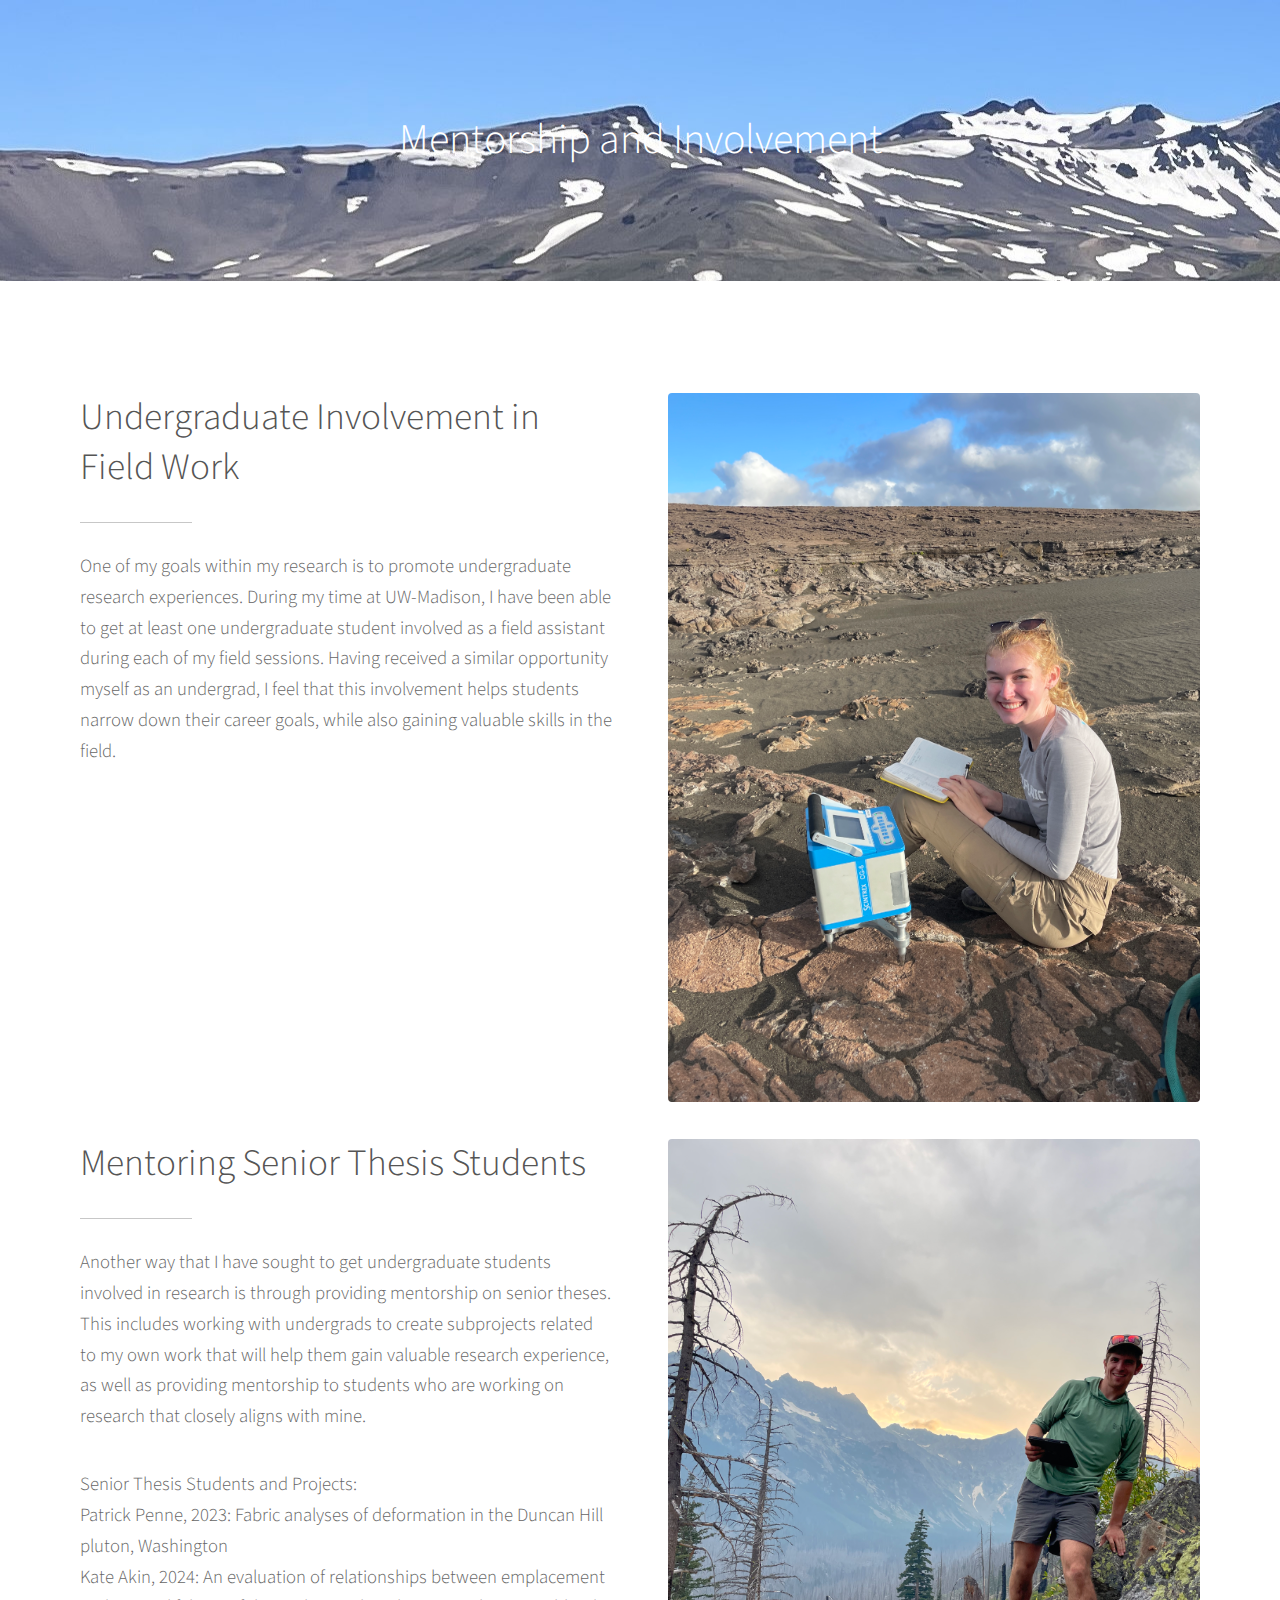
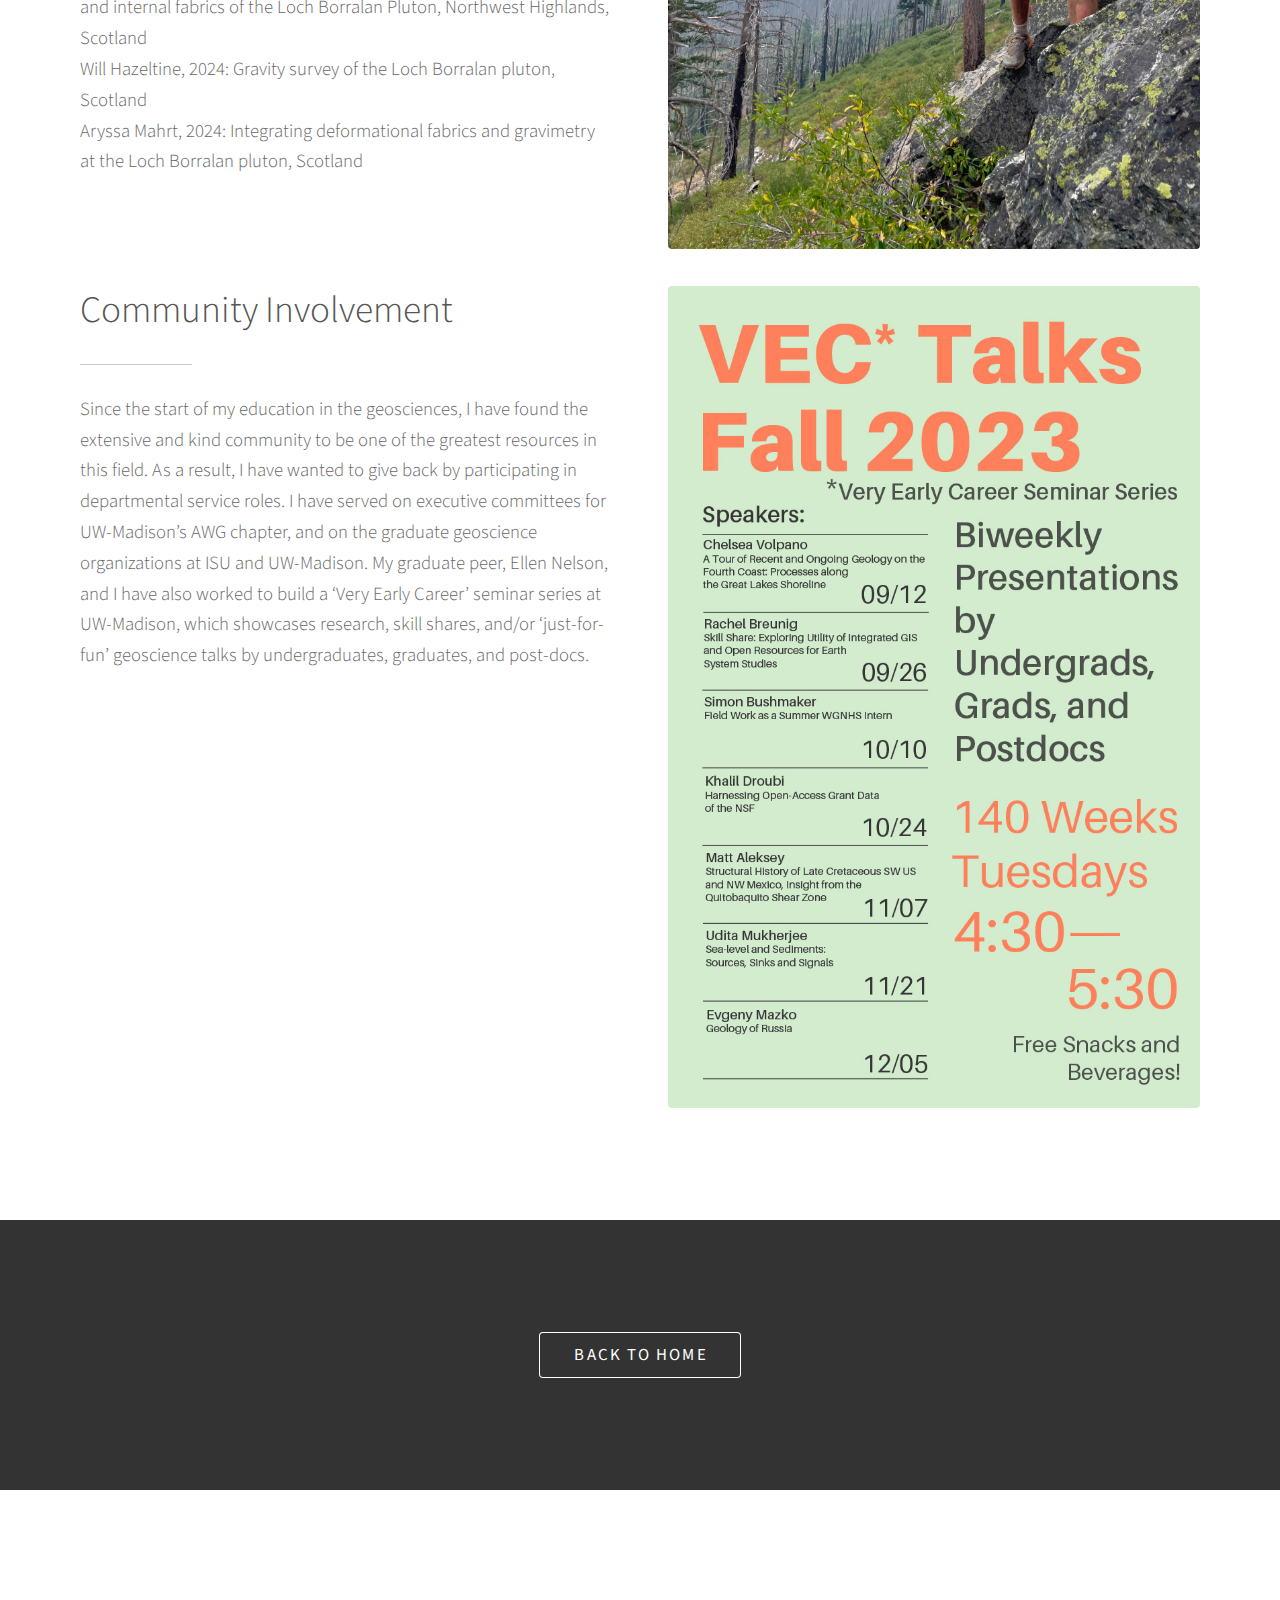
<file: mentorship.html>
<!DOCTYPE HTML>
<!--
	Photon by HTML5 UP
	html5up.net | @ajlkn
	Free for personal and commercial use under the CCA 3.0 license (html5up.net/license)
-->
<html>
	<head>
		<title>C.E. Ruggles - Mentorship</title>
		<meta charset="utf-8" />
		<meta name="viewport" content="width=device-width, initial-scale=1, user-scalable=no" />
		<link rel="stylesheet" href="assets/css/main.css" />
		<noscript><link rel="stylesheet" href="assets/css/noscript.css" /></noscript>
	</head>
	<body class="is-preload">

		<!-- Header -->
			<section id="header">
				<div class="inner">
					<h1>Mentorship and Involvement</h1>
				</div>
			</section>

		<!-- One -->
			<section id="one" class="main style1">
				<div class="container">
					<div class="row gtr-150">
						<div class="col-6 col-12-medium">
							<header class="major">
								<h2>Undergraduate Involvement in Field Work</h2>
							</header>
							<p>One of my goals within my research is to promote undergraduate research experiences. During my time at UW-Madison, I have been able to get at least one undergraduate student involved as a field assistant during each of my field sessions. Having received a similar opportunity myself as an undergrad, I feel that this involvement helps students narrow down their career goals, while also gaining valuable skills in the field.</p>
						</div>
						<div class="col-6 col-12-medium imp-medium">
							<span class="image fit"><img src="images/sophiakilauea.jpg" alt="" /></span>
						</div>
					</div>
					<div class="row gtr-150">
						<div class="col-6 col-12-medium">
							<header class="major">
								<h2>Mentoring Senior Thesis Students</h2>
							</header>
							<p>Another way that I have sought to get undergraduate students involved in research is through providing mentorship on senior theses. This includes working with undergrads to create subprojects related to my own work that will help them gain valuable research experience, as well as providing mentorship to students who are working on research that closely aligns with mine.</p>
							<p>Senior Thesis Students and Projects:<br />
							Patrick Penne, 2023: Fabric analyses of deformation in the Duncan Hill pluton, Washington<br />
							Kate Akin, 2024: An evaluation of relationships between emplacement and internal fabrics of the Loch Borralan Pluton, Northwest Highlands, Scotland<br />
							Will Hazeltine, 2024: Gravity survey of the Loch Borralan pluton, Scotland<br />
							Aryssa Mahrt, 2024: Integrating deformational fabrics and gravimetry at the Loch Borralan pluton, Scotland<br /></p>
						</div>
						<div class="col-6 col-12-medium imp-medium">
							<span class="image fit"><img src="images/patdhp.jpg" alt="" /></span>
						</div>
					</div>
					<div class="row gtr-150">
						<div class="col-6 col-12-medium">
							<header class="major">
								<h2>Community Involvement</h2>
							</header>
							<p>Since the start of my education in the geosciences, I have found the extensive and kind community to be one of the greatest resources in this field. As a result, I have wanted to give back by participating in departmental service roles. I have served on executive committees for UW-Madison’s AWG chapter, and on the graduate geoscience organizations at ISU and UW-Madison. My graduate peer, Ellen Nelson, and I have also worked to build a ‘Very Early Career’ seminar series at UW-Madison, which showcases research, skill shares, and/or ‘just-for-fun’ geoscience talks by undergraduates, graduates, and post-docs.</p>
						</div>
						<div class="col-6 col-12-medium imp-medium">
							<span class="image fit"><img src="images/VEC Flyer.jpg" alt="" /></span>
						</div>
					</div>
				</div>
			</section>

		<!-- Four -->
			<section id="four" class="main style2 special">
				<div class="container">
					<ul class="actions special">
						<li><a href="index.html" class="button wide">Back to Home</a></li>
					</ul>
				</div>
			</section>

		<!-- Five -->
		<!--
			<section id="five" class="main style1">
				<div class="container">
					<header class="major special">
						<h2>Elements</h2>
					</header>

					<section>
						<h4>Text</h4>
						<p>This is <b>bold</b> and this is <strong>strong</strong>. This is <i>italic</i> and this is <em>emphasized</em>.
						This is <sup>superscript</sup> text and this is <sub>subscript</sub> text.
						This is <u>underlined</u> and this is code: <code>for (;;) { ... }</code>. Finally, <a href="#">this is a link</a>.</p>
						<hr />
						<header>
							<h4>Heading with a Subtitle</h4>
							<p>Lorem ipsum dolor sit amet nullam id egestas urna aliquam</p>
						</header>
						<p>Nunc lacinia ante nunc ac lobortis. Interdum adipiscing gravida odio porttitor sem non mi integer non faucibus ornare mi ut ante amet placerat aliquet. Volutpat eu sed ante lacinia sapien lorem accumsan varius montes viverra nibh in adipiscing blandit tempus accumsan.</p>
						<header>
							<h5>Heading with a Subtitle</h5>
							<p>Lorem ipsum dolor sit amet nullam id egestas urna aliquam</p>
						</header>
						<p>Nunc lacinia ante nunc ac lobortis. Interdum adipiscing gravida odio porttitor sem non mi integer non faucibus ornare mi ut ante amet placerat aliquet. Volutpat eu sed ante lacinia sapien lorem accumsan varius montes viverra nibh in adipiscing blandit tempus accumsan.</p>
						<hr />
						<h2>Heading Level 2</h2>
						<h3>Heading Level 3</h3>
						<h4>Heading Level 4</h4>
						<h5>Heading Level 5</h5>
						<h6>Heading Level 6</h6>
						<hr />
						<h5>Blockquote</h5>
						<blockquote>Fringilla nisl. Donec accumsan interdum nisi, quis tincidunt felis sagittis eget tempus euismod. Vestibulum ante ipsum primis in faucibus vestibulum. Blandit adipiscing eu felis iaculis volutpat ac adipiscing accumsan faucibus. Vestibulum ante ipsum primis in faucibus lorem ipsum dolor sit amet nullam adipiscing eu felis.</blockquote>
						<h5>Preformatted</h5>
						<pre><code>i = 0;

while (!deck.isInOrder()) {
print 'Iteration ' + i;
deck.shuffle();
i++;
}

print 'It took ' + i + ' iterations to sort the deck.';</code></pre>
					</section>

					<section>
						<h4>Lists</h4>
						<div class="row">
							<div class="col-6 col-12-medium">
								<h5>Unordered</h5>
								<ul>
									<li>Dolor pulvinar etiam.</li>
									<li>Sagittis adipiscing.</li>
									<li>Felis enim feugiat.</li>
								</ul>
								<h5>Alternate</h5>
								<ul class="alt">
									<li>Dolor pulvinar etiam.</li>
									<li>Sagittis adipiscing.</li>
									<li>Felis enim feugiat.</li>
								</ul>
							</div>
							<div class="col-6 col-12-medium">
								<h5>Ordered</h5>
								<ol>
									<li>Dolor pulvinar etiam.</li>
									<li>Etiam vel felis viverra.</li>
									<li>Felis enim feugiat.</li>
									<li>Dolor pulvinar etiam.</li>
									<li>Etiam vel felis lorem.</li>
									<li>Felis enim et feugiat.</li>
								</ol>
								<h5>Icons</h5>
								<ul class="icons">
									<li><a href="#" class="icon brands fa-twitter"><span class="label">Twitter</span></a></li>
									<li><a href="#" class="icon brands fa-facebook-f"><span class="label">Facebook</span></a></li>
									<li><a href="#" class="icon brands fa-instagram"><span class="label">Instagram</span></a></li>
									<li><a href="#" class="icon brands fa-github"><span class="label">Github</span></a></li>
								</ul>
							</div>
						</div>
						<h5>Actions</h5>
						<div class="row">
							<div class="col-6 col-12-medium">
								<ul class="actions">
									<li><a href="#" class="button primary">Default</a></li>
									<li><a href="#" class="button">Default</a></li>
								</ul>
								<ul class="actions small">
									<li><a href="#" class="button primary small">Small</a></li>
									<li><a href="#" class="button small">Small</a></li>
								</ul>
								<ul class="actions stacked">
									<li><a href="#" class="button primary">Default</a></li>
									<li><a href="#" class="button">Default</a></li>
								</ul>
								<ul class="actions stacked">
									<li><a href="#" class="button primary small">Small</a></li>
									<li><a href="#" class="button small">Small</a></li>
								</ul>
							</div>
							<div class="col-6 col-12-medium">
								<ul class="actions stacked">
									<li><a href="#" class="button primary fit">Default</a></li>
									<li><a href="#" class="button fit">Default</a></li>
								</ul>
								<ul class="actions stacked">
									<li><a href="#" class="button primary small fit">Small</a></li>
									<li><a href="#" class="button small fit">Small</a></li>
								</ul>
							</div>
						</div>
					</section>

					<section>
						<h4>Table</h4>
						<h5>Default</h5>
						<div class="table-wrapper">
							<table>
								<thead>
									<tr>
										<th>Name</th>
										<th>Description</th>
										<th>Price</th>
									</tr>
								</thead>
								<tbody>
									<tr>
										<td>Item One</td>
										<td>Ante turpis integer aliquet porttitor.</td>
										<td>29.99</td>
									</tr>
									<tr>
										<td>Item Two</td>
										<td>Vis ac commodo adipiscing arcu aliquet.</td>
										<td>19.99</td>
									</tr>
									<tr>
										<td>Item Three</td>
										<td> Morbi faucibus arcu accumsan lorem.</td>
										<td>29.99</td>
									</tr>
									<tr>
										<td>Item Four</td>
										<td>Vitae integer tempus condimentum.</td>
										<td>19.99</td>
									</tr>
									<tr>
										<td>Item Five</td>
										<td>Ante turpis integer aliquet porttitor.</td>
										<td>29.99</td>
									</tr>
								</tbody>
								<tfoot>
									<tr>
										<td colspan="2"></td>
										<td>100.00</td>
									</tr>
								</tfoot>
							</table>
						</div>

						<h5>Alternate</h5>
						<div class="table-wrapper">
							<table class="alt">
								<thead>
									<tr>
										<th>Name</th>
										<th>Description</th>
										<th>Price</th>
									</tr>
								</thead>
								<tbody>
									<tr>
										<td>Item One</td>
										<td>Ante turpis integer aliquet porttitor.</td>
										<td>29.99</td>
									</tr>
									<tr>
										<td>Item Two</td>
										<td>Vis ac commodo adipiscing arcu aliquet.</td>
										<td>19.99</td>
									</tr>
									<tr>
										<td>Item Three</td>
										<td> Morbi faucibus arcu accumsan lorem.</td>
										<td>29.99</td>
									</tr>
									<tr>
										<td>Item Four</td>
										<td>Vitae integer tempus condimentum.</td>
										<td>19.99</td>
									</tr>
									<tr>
										<td>Item Five</td>
										<td>Ante turpis integer aliquet porttitor.</td>
										<td>29.99</td>
									</tr>
								</tbody>
								<tfoot>
									<tr>
										<td colspan="2"></td>
										<td>100.00</td>
									</tr>
								</tfoot>
							</table>
						</div>
					</section>

					<section>
						<h4>Buttons</h4>
						<ul class="actions">
							<li><a href="#" class="button primary">Primary</a></li>
							<li><a href="#" class="button">Default</a></li>
						</ul>
						<ul class="actions">
							<li><a href="#" class="button large">Large</a></li>
							<li><a href="#" class="button">Default</a></li>
							<li><a href="#" class="button small">Small</a></li>
						</ul>
						<ul class="actions fit">
							<li><a href="#" class="button fit">Fit</a></li>
							<li><a href="#" class="button primary fit">Fit</a></li>
							<li><a href="#" class="button fit">Fit</a></li>
						</ul>
						<ul class="actions fit small">
							<li><a href="#" class="button primary fit small">Fit + Small</a></li>
							<li><a href="#" class="button fit small">Fit + Small</a></li>
							<li><a href="#" class="button primary fit small">Fit + Small</a></li>
						</ul>
						<ul class="actions">
							<li><a href="#" class="button primary icon solid fa-download">Icon</a></li>
							<li><a href="#" class="button icon solid fa-download">Icon</a></li>
						</ul>
						<ul class="actions">
							<li><span class="button primary disabled">Disabled</span></li>
							<li><span class="button disabled">Disabled</span></li>
						</ul>
					</section>

					<section>
						<h4>Form</h4>
						<form method="post" action="#">
							<div class="row gtr-uniform gtr-50">
								<div class="col-6 col-12-xsmall">
									<input type="text" name="demo-name" id="demo-name" value="" placeholder="Name" />
								</div>
								<div class="col-6 col-12-xsmall">
									<input type="email" name="demo-email" id="demo-email" value="" placeholder="Email" />
								</div>
								<div class="col-12">
									<select name="demo-category" id="demo-category">
										<option value="">- Category -</option>
										<option value="1">Manufacturing</option>
										<option value="1">Shipping</option>
										<option value="1">Administration</option>
										<option value="1">Human Resources</option>
									</select>
								</div>
								<div class="col-4 col-12-small">
									<input type="radio" id="demo-priority-low" name="demo-priority" checked>
									<label for="demo-priority-low">Low</label>
								</div>
								<div class="col-4 col-12-small">
									<input type="radio" id="demo-priority-normal" name="demo-priority">
									<label for="demo-priority-normal">Normal</label>
								</div>
								<div class="col-4 col-12-small">
									<input type="radio" id="demo-priority-high" name="demo-priority">
									<label for="demo-priority-high">High</label>
								</div>
								<div class="col-6 col-12-small">
									<input type="checkbox" id="demo-copy" name="demo-copy">
									<label for="demo-copy">Email me a copy</label>
								</div>
								<div class="col-6 col-12-small">
									<input type="checkbox" id="demo-human" name="demo-human" checked>
									<label for="demo-human">Not a robot</label>
								</div>
								<div class="col-12">
									<textarea name="demo-message" id="demo-message" placeholder="Enter your message" rows="6"></textarea>
								</div>
								<div class="col-12">
									<ul class="actions">
										<li><input type="submit" value="Send Message" class="primary" /></li>
										<li><input type="reset" value="Reset" /></li>
									</ul>
								</div>
							</div>
						</form>
					</section>

					<section>
						<h4>Image</h4>
						<h5>Fit</h5>
						<div class="box alt">
							<div class="row gtr-uniform gtr-50">
								<div class="col-12"><span class="image fit"><img src="images/pic06.jpg" alt="" /></span></div>
								<div class="col-4"><span class="image fit"><img src="images/pic02.jpg" alt="" /></span></div>
								<div class="col-4"><span class="image fit"><img src="images/pic03.jpg" alt="" /></span></div>
								<div class="col-4"><span class="image fit"><img src="images/pic04.jpg" alt="" /></span></div>
								<div class="col-4"><span class="image fit"><img src="images/pic03.jpg" alt="" /></span></div>
								<div class="col-4"><span class="image fit"><img src="images/pic04.jpg" alt="" /></span></div>
								<div class="col-4"><span class="image fit"><img src="images/pic02.jpg" alt="" /></span></div>
								<div class="col-4"><span class="image fit"><img src="images/pic04.jpg" alt="" /></span></div>
								<div class="col-4"><span class="image fit"><img src="images/pic02.jpg" alt="" /></span></div>
								<div class="col-4"><span class="image fit"><img src="images/pic03.jpg" alt="" /></span></div>
							</div>
						</div>
						<h5>Left &amp; Right</h5>
						<p><span class="image left"><img src="images/pic05.jpg" alt="" /></span>Fringilla nisl. Donec accumsan interdum nisi, quis tincidunt felis sagittis eget. tempus euismod. Vestibulum ante ipsum primis in faucibus vestibulum. Blandit adipiscing eu felis iaculis volutpat ac adipiscing accumsan eu faucibus. Integer ac pellentesque praesent tincidunt felis sagittis eget. tempus euismod. Vestibulum ante ipsum primis in faucibus vestibulum. Blandit adipiscing eu felis iaculis volutpat ac adipiscing accumsan eu faucibus. Integer ac pellentesque praesent. Donec accumsan interdum nisi, quis tincidunt felis sagittis eget. tempus euismod. Vestibulum ante ipsum primis in faucibus vestibulum. Blandit adipiscing eu felis iaculis volutpat ac adipiscing accumsan eu faucibus. Integer ac pellentesque praesent tincidunt felis sagittis eget. tempus euismod. Vestibulum ante ipsum primis in faucibus vestibulum. Blandit adipiscing eu felis iaculis volutpat ac adipiscing accumsan eu faucibus. Integer ac pellentesque praesent. Blandit adipiscing eu felis iaculis volutpat ac adipiscing accumsan eu faucibus. Integer ac pellentesque praesent tincidunt felis sagittis eget. tempus euismod. Vestibulum ante ipsum primis in faucibus vestibulum. Blandit adipiscing eu felis iaculis volutpat ac adipiscing accumsan eu faucibus. Integer ac pellentesque praesent.</p>
						<p><span class="image right"><img src="images/pic05.jpg" alt="" /></span>Fringilla nisl. Donec accumsan interdum nisi, quis tincidunt felis sagittis eget. tempus euismod. Vestibulum ante ipsum primis in faucibus vestibulum. Blandit adipiscing eu felis iaculis volutpat ac adipiscing accumsan eu faucibus. Integer ac pellentesque praesent tincidunt felis sagittis eget. tempus euismod. Vestibulum ante ipsum primis in faucibus vestibulum. Blandit adipiscing eu felis iaculis volutpat ac adipiscing accumsan eu faucibus. Integer ac pellentesque praesent. Donec accumsan interdum nisi, quis tincidunt felis sagittis eget. tempus euismod. Vestibulum ante ipsum primis in faucibus vestibulum. Blandit adipiscing eu felis iaculis volutpat ac adipiscing accumsan eu faucibus. Integer ac pellentesque praesent tincidunt felis sagittis eget. tempus euismod. Vestibulum ante ipsum primis in faucibus vestibulum. Blandit adipiscing eu felis iaculis volutpat ac adipiscing accumsan eu faucibus. Integer ac pellentesque praesent. Blandit adipiscing eu felis iaculis volutpat ac adipiscing accumsan eu faucibus. Integer ac pellentesque praesent tincidunt felis sagittis eget. tempus euismod. Vestibulum ante ipsum primis in faucibus vestibulum. Blandit adipiscing eu felis iaculis volutpat ac adipiscing accumsan eu faucibus. Integer ac pellentesque praesent.</p>
					</section>

				</div>
			</section>
		-->

		<!-- Footer -->
			<section id="footer">
				<ul class="copyright">
					<li>&copy; 2024 by C.E. Ruggles. All opinions expressed on this page are those of the author only, and do not reflect those of any institution to which I am affiliated with.</li><li>Design: <a href="http://html5up.net">HTML5 UP</a></li>
				</ul>
			</section>

		<!-- Scripts -->
			<script src="assets/js/jquery.min.js"></script>
			<script src="assets/js/jquery.scrolly.min.js"></script>
			<script src="assets/js/browser.min.js"></script>
			<script src="assets/js/breakpoints.min.js"></script>
			<script src="assets/js/util.js"></script>
			<script src="assets/js/main.js"></script>

	</body>
</html>
</file>
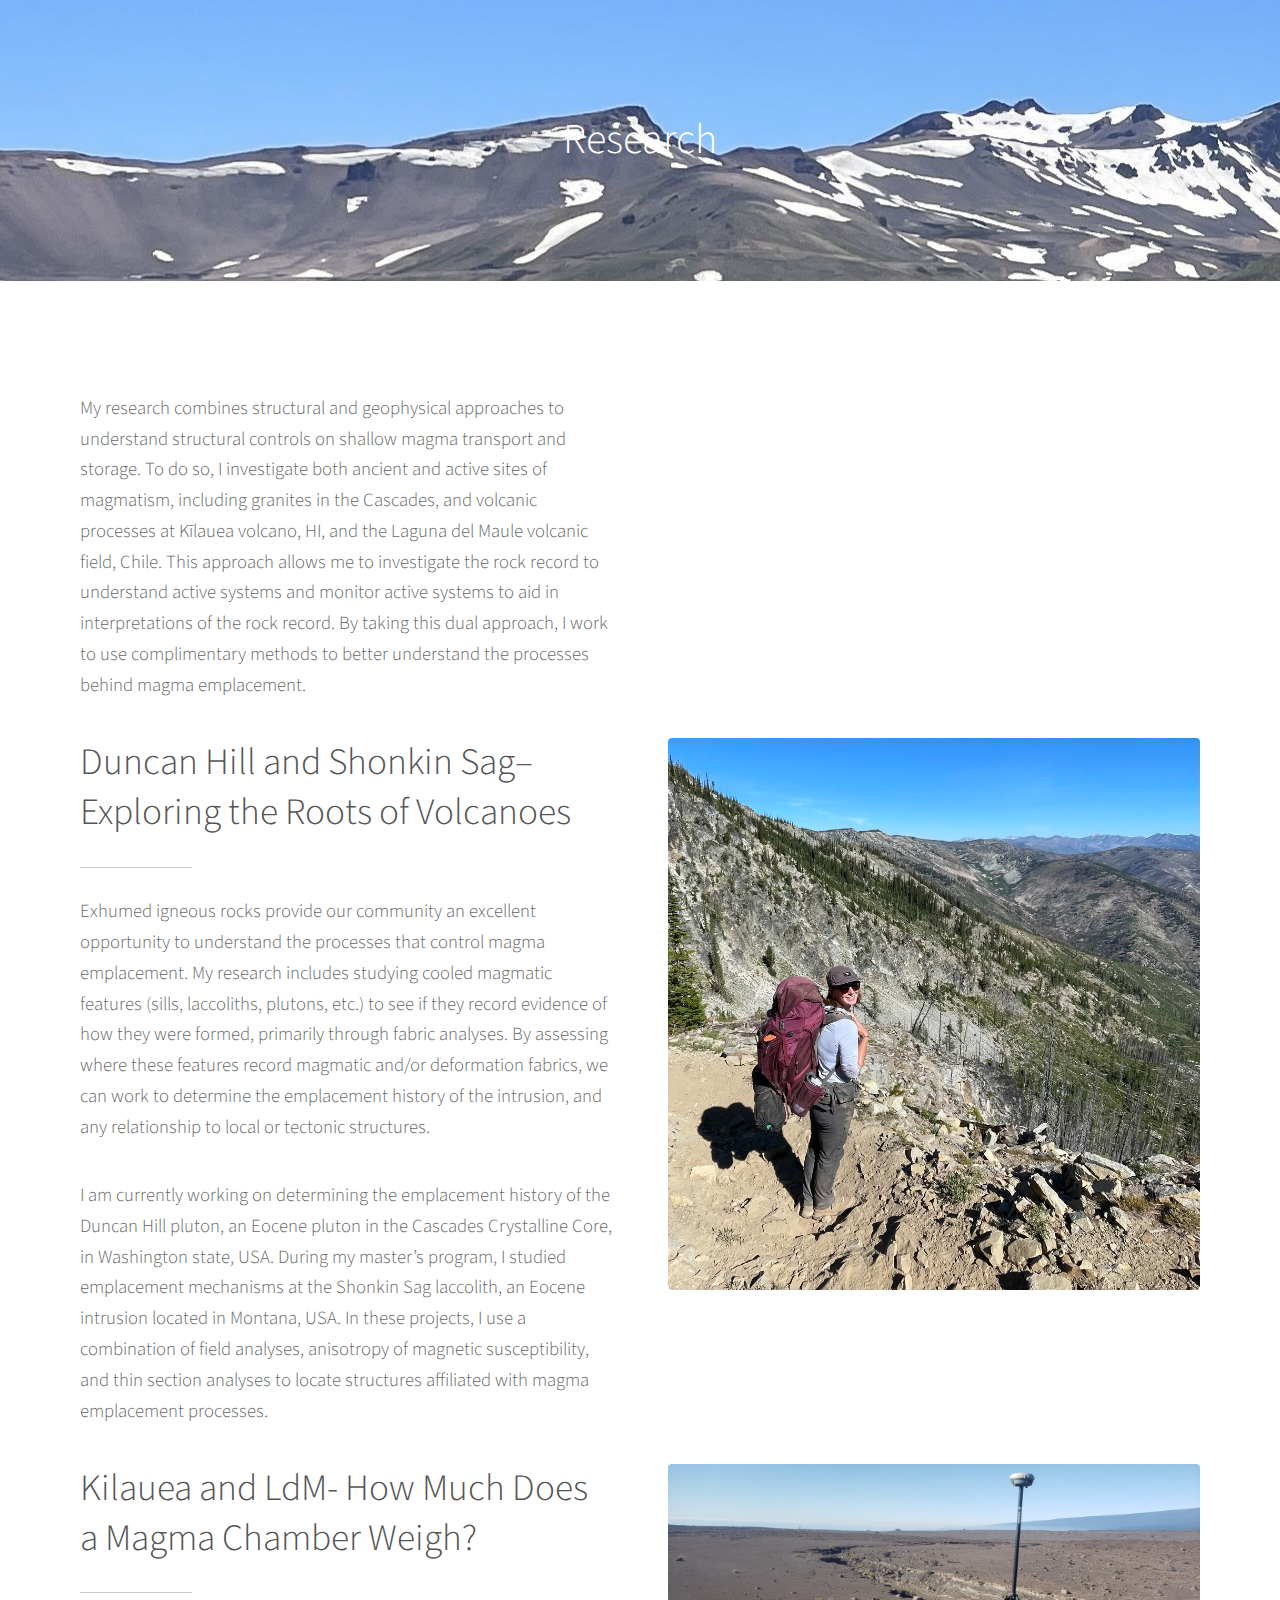
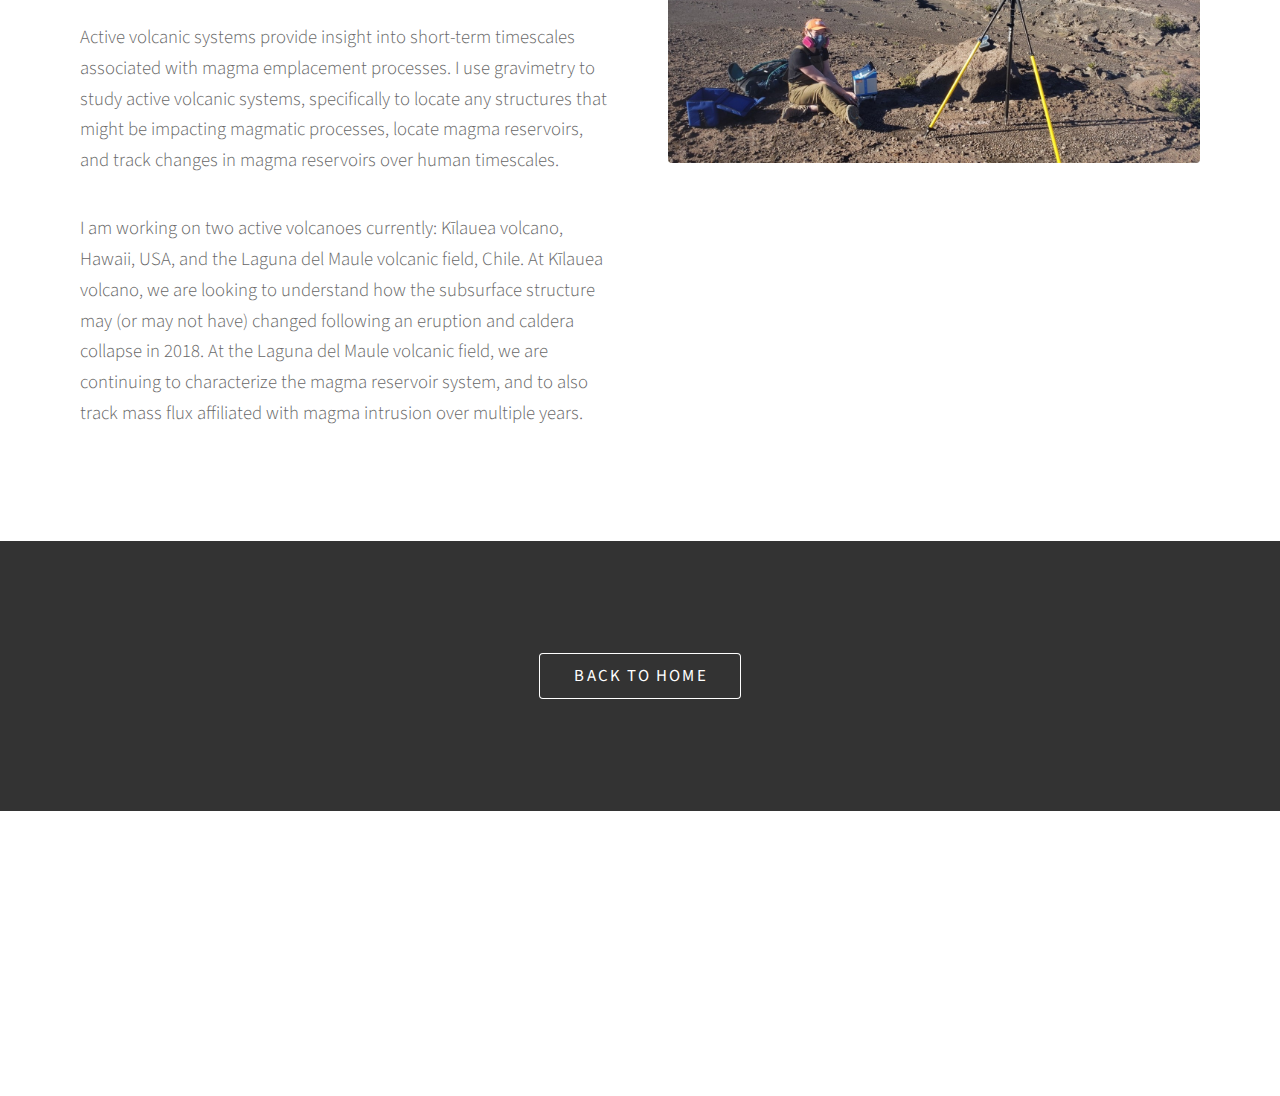
<file: research.html>
<!DOCTYPE HTML>
<!--
	Photon by HTML5 UP
	html5up.net | @ajlkn
	Free for personal and commercial use under the CCA 3.0 license (html5up.net/license)
-->
<html>
	<head>
		<title>C.E. Ruggles - Research</title>
		<meta charset="utf-8" />
		<meta name="viewport" content="width=device-width, initial-scale=1, user-scalable=no" />
		<link rel="stylesheet" href="assets/css/main.css" />
		<noscript><link rel="stylesheet" href="assets/css/noscript.css" /></noscript>
	</head>
	<body class="is-preload">

		<!-- Header -->
			<section id="header">
				<div class="inner">
					<h1>Research</h1>
				</div>
			</section>

		<!-- One -->
			<section id="one" class="main style1">
				<div class="container">
					<div class="row gtr-150">
						<div class="col-6 col-12-medium">
							<p>My research combines structural and geophysical approaches to understand structural controls on shallow magma transport and storage. To do so, I investigate both ancient and active sites of magmatism, including granites in the Cascades, and volcanic processes at Kīlauea volcano, HI, and the Laguna del Maule volcanic field, Chile. This approach allows me to investigate the rock record to understand active systems and monitor active systems to aid in interpretations of the rock record. By taking this dual approach, I work to use complimentary methods to better understand the processes behind magma emplacement.</p>
						</div>
					</div>
					
					<div class="row gtr-150">
						<div class="col-6 col-12-medium">
							<header class="major">
								<h2>Duncan Hill and Shonkin Sag– Exploring the Roots of Volcanoes</h2>
							</header>
							<p>Exhumed igneous rocks provide our community an excellent opportunity to understand the processes that control magma emplacement. My research includes studying cooled magmatic features (sills, laccoliths, plutons, etc.) to see if they record evidence of how they were formed, primarily through fabric analyses. By assessing where these features record magmatic and/or deformation fabrics, we can work to determine the emplacement history of the intrusion, and any relationship to local or tectonic structures. </p>
							<p>I am currently working on determining the emplacement history of the Duncan Hill pluton, an Eocene pluton in the Cascades Crystalline Core, in Washington state, USA. During my master’s program, I studied emplacement mechanisms at the Shonkin Sag laccolith, an Eocene intrusion located in Montana, USA. In these projects, I use a combination of field analyses, anisotropy of magnetic susceptibility, and thin section analyses to locate structures affiliated with magma emplacement processes.</p>
						</div>
						<div class="col-6 col-12-medium imp-medium">
							<span class="image fit"><img src="images/clairedhp.jpg" alt="" /></span>
						</div>
					</div>
					<div class="row gtr-150">
						<div class="col-6 col-12-medium">
							<header class="major">
								<h2>Kilauea and LdM- How Much Does a Magma Chamber Weigh?</h2>
							</header>
							<p>Active volcanic systems provide insight into short-term timescales associated with magma emplacement processes. I use gravimetry to study active volcanic systems, specifically to locate any structures that might be impacting magmatic processes, locate magma reservoirs, and track changes in magma reservoirs over human timescales. </p>
							<p>I am working on two active volcanoes currently: Kīlauea volcano, Hawaii, USA, and the Laguna del Maule volcanic field, Chile. At Kīlauea volcano, we are looking to understand how the subsurface structure may (or may not have) changed following an eruption and caldera collapse in 2018. At the Laguna del Maule volcanic field, we are continuing to characterize the magma reservoir system, and to also track mass flux affiliated with magma intrusion over multiple years.</p>
						</div>
						<div class="col-6 col-12-medium imp-medium">
							<span class="image fit"><img src="images/clairekilauea.jpg" alt="" /></span>
						</div>
					</div>
				</div>
			</section>

		<!-- Four -->
			<section id="four" class="main style2 special">
				<div class="container">
					<ul class="actions special">
						<li><a href="index.html" class="button wide">Back to Home</a></li>
					</ul>
				</div>
			</section>

		<!-- Five -->
		<!--
			<section id="five" class="main style1">
				<div class="container">
					<header class="major special">
						<h2>Elements</h2>
					</header>

					<section>
						<h4>Text</h4>
						<p>This is <b>bold</b> and this is <strong>strong</strong>. This is <i>italic</i> and this is <em>emphasized</em>.
						This is <sup>superscript</sup> text and this is <sub>subscript</sub> text.
						This is <u>underlined</u> and this is code: <code>for (;;) { ... }</code>. Finally, <a href="#">this is a link</a>.</p>
						<hr />
						<header>
							<h4>Heading with a Subtitle</h4>
							<p>Lorem ipsum dolor sit amet nullam id egestas urna aliquam</p>
						</header>
						<p>Nunc lacinia ante nunc ac lobortis. Interdum adipiscing gravida odio porttitor sem non mi integer non faucibus ornare mi ut ante amet placerat aliquet. Volutpat eu sed ante lacinia sapien lorem accumsan varius montes viverra nibh in adipiscing blandit tempus accumsan.</p>
						<header>
							<h5>Heading with a Subtitle</h5>
							<p>Lorem ipsum dolor sit amet nullam id egestas urna aliquam</p>
						</header>
						<p>Nunc lacinia ante nunc ac lobortis. Interdum adipiscing gravida odio porttitor sem non mi integer non faucibus ornare mi ut ante amet placerat aliquet. Volutpat eu sed ante lacinia sapien lorem accumsan varius montes viverra nibh in adipiscing blandit tempus accumsan.</p>
						<hr />
						<h2>Heading Level 2</h2>
						<h3>Heading Level 3</h3>
						<h4>Heading Level 4</h4>
						<h5>Heading Level 5</h5>
						<h6>Heading Level 6</h6>
						<hr />
						<h5>Blockquote</h5>
						<blockquote>Fringilla nisl. Donec accumsan interdum nisi, quis tincidunt felis sagittis eget tempus euismod. Vestibulum ante ipsum primis in faucibus vestibulum. Blandit adipiscing eu felis iaculis volutpat ac adipiscing accumsan faucibus. Vestibulum ante ipsum primis in faucibus lorem ipsum dolor sit amet nullam adipiscing eu felis.</blockquote>
						<h5>Preformatted</h5>
						<pre><code>i = 0;

while (!deck.isInOrder()) {
print 'Iteration ' + i;
deck.shuffle();
i++;
}

print 'It took ' + i + ' iterations to sort the deck.';</code></pre>
					</section>

					<section>
						<h4>Lists</h4>
						<div class="row">
							<div class="col-6 col-12-medium">
								<h5>Unordered</h5>
								<ul>
									<li>Dolor pulvinar etiam.</li>
									<li>Sagittis adipiscing.</li>
									<li>Felis enim feugiat.</li>
								</ul>
								<h5>Alternate</h5>
								<ul class="alt">
									<li>Dolor pulvinar etiam.</li>
									<li>Sagittis adipiscing.</li>
									<li>Felis enim feugiat.</li>
								</ul>
							</div>
							<div class="col-6 col-12-medium">
								<h5>Ordered</h5>
								<ol>
									<li>Dolor pulvinar etiam.</li>
									<li>Etiam vel felis viverra.</li>
									<li>Felis enim feugiat.</li>
									<li>Dolor pulvinar etiam.</li>
									<li>Etiam vel felis lorem.</li>
									<li>Felis enim et feugiat.</li>
								</ol>
								<h5>Icons</h5>
								<ul class="icons">
									<li><a href="#" class="icon brands fa-twitter"><span class="label">Twitter</span></a></li>
									<li><a href="#" class="icon brands fa-facebook-f"><span class="label">Facebook</span></a></li>
									<li><a href="#" class="icon brands fa-instagram"><span class="label">Instagram</span></a></li>
									<li><a href="#" class="icon brands fa-github"><span class="label">Github</span></a></li>
								</ul>
							</div>
						</div>
						<h5>Actions</h5>
						<div class="row">
							<div class="col-6 col-12-medium">
								<ul class="actions">
									<li><a href="#" class="button primary">Default</a></li>
									<li><a href="#" class="button">Default</a></li>
								</ul>
								<ul class="actions small">
									<li><a href="#" class="button primary small">Small</a></li>
									<li><a href="#" class="button small">Small</a></li>
								</ul>
								<ul class="actions stacked">
									<li><a href="#" class="button primary">Default</a></li>
									<li><a href="#" class="button">Default</a></li>
								</ul>
								<ul class="actions stacked">
									<li><a href="#" class="button primary small">Small</a></li>
									<li><a href="#" class="button small">Small</a></li>
								</ul>
							</div>
							<div class="col-6 col-12-medium">
								<ul class="actions stacked">
									<li><a href="#" class="button primary fit">Default</a></li>
									<li><a href="#" class="button fit">Default</a></li>
								</ul>
								<ul class="actions stacked">
									<li><a href="#" class="button primary small fit">Small</a></li>
									<li><a href="#" class="button small fit">Small</a></li>
								</ul>
							</div>
						</div>
					</section>

					<section>
						<h4>Table</h4>
						<h5>Default</h5>
						<div class="table-wrapper">
							<table>
								<thead>
									<tr>
										<th>Name</th>
										<th>Description</th>
										<th>Price</th>
									</tr>
								</thead>
								<tbody>
									<tr>
										<td>Item One</td>
										<td>Ante turpis integer aliquet porttitor.</td>
										<td>29.99</td>
									</tr>
									<tr>
										<td>Item Two</td>
										<td>Vis ac commodo adipiscing arcu aliquet.</td>
										<td>19.99</td>
									</tr>
									<tr>
										<td>Item Three</td>
										<td> Morbi faucibus arcu accumsan lorem.</td>
										<td>29.99</td>
									</tr>
									<tr>
										<td>Item Four</td>
										<td>Vitae integer tempus condimentum.</td>
										<td>19.99</td>
									</tr>
									<tr>
										<td>Item Five</td>
										<td>Ante turpis integer aliquet porttitor.</td>
										<td>29.99</td>
									</tr>
								</tbody>
								<tfoot>
									<tr>
										<td colspan="2"></td>
										<td>100.00</td>
									</tr>
								</tfoot>
							</table>
						</div>

						<h5>Alternate</h5>
						<div class="table-wrapper">
							<table class="alt">
								<thead>
									<tr>
										<th>Name</th>
										<th>Description</th>
										<th>Price</th>
									</tr>
								</thead>
								<tbody>
									<tr>
										<td>Item One</td>
										<td>Ante turpis integer aliquet porttitor.</td>
										<td>29.99</td>
									</tr>
									<tr>
										<td>Item Two</td>
										<td>Vis ac commodo adipiscing arcu aliquet.</td>
										<td>19.99</td>
									</tr>
									<tr>
										<td>Item Three</td>
										<td> Morbi faucibus arcu accumsan lorem.</td>
										<td>29.99</td>
									</tr>
									<tr>
										<td>Item Four</td>
										<td>Vitae integer tempus condimentum.</td>
										<td>19.99</td>
									</tr>
									<tr>
										<td>Item Five</td>
										<td>Ante turpis integer aliquet porttitor.</td>
										<td>29.99</td>
									</tr>
								</tbody>
								<tfoot>
									<tr>
										<td colspan="2"></td>
										<td>100.00</td>
									</tr>
								</tfoot>
							</table>
						</div>
					</section>

					<section>
						<h4>Buttons</h4>
						<ul class="actions">
							<li><a href="#" class="button primary">Primary</a></li>
							<li><a href="#" class="button">Default</a></li>
						</ul>
						<ul class="actions">
							<li><a href="#" class="button large">Large</a></li>
							<li><a href="#" class="button">Default</a></li>
							<li><a href="#" class="button small">Small</a></li>
						</ul>
						<ul class="actions fit">
							<li><a href="#" class="button fit">Fit</a></li>
							<li><a href="#" class="button primary fit">Fit</a></li>
							<li><a href="#" class="button fit">Fit</a></li>
						</ul>
						<ul class="actions fit small">
							<li><a href="#" class="button primary fit small">Fit + Small</a></li>
							<li><a href="#" class="button fit small">Fit + Small</a></li>
							<li><a href="#" class="button primary fit small">Fit + Small</a></li>
						</ul>
						<ul class="actions">
							<li><a href="#" class="button primary icon solid fa-download">Icon</a></li>
							<li><a href="#" class="button icon solid fa-download">Icon</a></li>
						</ul>
						<ul class="actions">
							<li><span class="button primary disabled">Disabled</span></li>
							<li><span class="button disabled">Disabled</span></li>
						</ul>
					</section>

					<section>
						<h4>Form</h4>
						<form method="post" action="#">
							<div class="row gtr-uniform gtr-50">
								<div class="col-6 col-12-xsmall">
									<input type="text" name="demo-name" id="demo-name" value="" placeholder="Name" />
								</div>
								<div class="col-6 col-12-xsmall">
									<input type="email" name="demo-email" id="demo-email" value="" placeholder="Email" />
								</div>
								<div class="col-12">
									<select name="demo-category" id="demo-category">
										<option value="">- Category -</option>
										<option value="1">Manufacturing</option>
										<option value="1">Shipping</option>
										<option value="1">Administration</option>
										<option value="1">Human Resources</option>
									</select>
								</div>
								<div class="col-4 col-12-small">
									<input type="radio" id="demo-priority-low" name="demo-priority" checked>
									<label for="demo-priority-low">Low</label>
								</div>
								<div class="col-4 col-12-small">
									<input type="radio" id="demo-priority-normal" name="demo-priority">
									<label for="demo-priority-normal">Normal</label>
								</div>
								<div class="col-4 col-12-small">
									<input type="radio" id="demo-priority-high" name="demo-priority">
									<label for="demo-priority-high">High</label>
								</div>
								<div class="col-6 col-12-small">
									<input type="checkbox" id="demo-copy" name="demo-copy">
									<label for="demo-copy">Email me a copy</label>
								</div>
								<div class="col-6 col-12-small">
									<input type="checkbox" id="demo-human" name="demo-human" checked>
									<label for="demo-human">Not a robot</label>
								</div>
								<div class="col-12">
									<textarea name="demo-message" id="demo-message" placeholder="Enter your message" rows="6"></textarea>
								</div>
								<div class="col-12">
									<ul class="actions">
										<li><input type="submit" value="Send Message" class="primary" /></li>
										<li><input type="reset" value="Reset" /></li>
									</ul>
								</div>
							</div>
						</form>
					</section>

					<section>
						<h4>Image</h4>
						<h5>Fit</h5>
						<div class="box alt">
							<div class="row gtr-uniform gtr-50">
								<div class="col-12"><span class="image fit"><img src="images/pic06.jpg" alt="" /></span></div>
								<div class="col-4"><span class="image fit"><img src="images/pic02.jpg" alt="" /></span></div>
								<div class="col-4"><span class="image fit"><img src="images/pic03.jpg" alt="" /></span></div>
								<div class="col-4"><span class="image fit"><img src="images/pic04.jpg" alt="" /></span></div>
								<div class="col-4"><span class="image fit"><img src="images/pic03.jpg" alt="" /></span></div>
								<div class="col-4"><span class="image fit"><img src="images/pic04.jpg" alt="" /></span></div>
								<div class="col-4"><span class="image fit"><img src="images/pic02.jpg" alt="" /></span></div>
								<div class="col-4"><span class="image fit"><img src="images/pic04.jpg" alt="" /></span></div>
								<div class="col-4"><span class="image fit"><img src="images/pic02.jpg" alt="" /></span></div>
								<div class="col-4"><span class="image fit"><img src="images/pic03.jpg" alt="" /></span></div>
							</div>
						</div>
						<h5>Left &amp; Right</h5>
						<p><span class="image left"><img src="images/pic05.jpg" alt="" /></span>Fringilla nisl. Donec accumsan interdum nisi, quis tincidunt felis sagittis eget. tempus euismod. Vestibulum ante ipsum primis in faucibus vestibulum. Blandit adipiscing eu felis iaculis volutpat ac adipiscing accumsan eu faucibus. Integer ac pellentesque praesent tincidunt felis sagittis eget. tempus euismod. Vestibulum ante ipsum primis in faucibus vestibulum. Blandit adipiscing eu felis iaculis volutpat ac adipiscing accumsan eu faucibus. Integer ac pellentesque praesent. Donec accumsan interdum nisi, quis tincidunt felis sagittis eget. tempus euismod. Vestibulum ante ipsum primis in faucibus vestibulum. Blandit adipiscing eu felis iaculis volutpat ac adipiscing accumsan eu faucibus. Integer ac pellentesque praesent tincidunt felis sagittis eget. tempus euismod. Vestibulum ante ipsum primis in faucibus vestibulum. Blandit adipiscing eu felis iaculis volutpat ac adipiscing accumsan eu faucibus. Integer ac pellentesque praesent. Blandit adipiscing eu felis iaculis volutpat ac adipiscing accumsan eu faucibus. Integer ac pellentesque praesent tincidunt felis sagittis eget. tempus euismod. Vestibulum ante ipsum primis in faucibus vestibulum. Blandit adipiscing eu felis iaculis volutpat ac adipiscing accumsan eu faucibus. Integer ac pellentesque praesent.</p>
						<p><span class="image right"><img src="images/pic05.jpg" alt="" /></span>Fringilla nisl. Donec accumsan interdum nisi, quis tincidunt felis sagittis eget. tempus euismod. Vestibulum ante ipsum primis in faucibus vestibulum. Blandit adipiscing eu felis iaculis volutpat ac adipiscing accumsan eu faucibus. Integer ac pellentesque praesent tincidunt felis sagittis eget. tempus euismod. Vestibulum ante ipsum primis in faucibus vestibulum. Blandit adipiscing eu felis iaculis volutpat ac adipiscing accumsan eu faucibus. Integer ac pellentesque praesent. Donec accumsan interdum nisi, quis tincidunt felis sagittis eget. tempus euismod. Vestibulum ante ipsum primis in faucibus vestibulum. Blandit adipiscing eu felis iaculis volutpat ac adipiscing accumsan eu faucibus. Integer ac pellentesque praesent tincidunt felis sagittis eget. tempus euismod. Vestibulum ante ipsum primis in faucibus vestibulum. Blandit adipiscing eu felis iaculis volutpat ac adipiscing accumsan eu faucibus. Integer ac pellentesque praesent. Blandit adipiscing eu felis iaculis volutpat ac adipiscing accumsan eu faucibus. Integer ac pellentesque praesent tincidunt felis sagittis eget. tempus euismod. Vestibulum ante ipsum primis in faucibus vestibulum. Blandit adipiscing eu felis iaculis volutpat ac adipiscing accumsan eu faucibus. Integer ac pellentesque praesent.</p>
					</section>

				</div>
			</section>
		-->

		<!-- Footer -->
			<section id="footer">
				<ul class="copyright">
					<li>&copy; 2024 by C.E. Ruggles. All opinions expressed on this page are those of the author only, and do not reflect those of any institution to which I am affiliated with.</li><li>Design: <a href="http://html5up.net">HTML5 UP</a></li>
				</ul>
			</section>

		<!-- Scripts -->
			<script src="assets/js/jquery.min.js"></script>
			<script src="assets/js/jquery.scrolly.min.js"></script>
			<script src="assets/js/browser.min.js"></script>
			<script src="assets/js/breakpoints.min.js"></script>
			<script src="assets/js/util.js"></script>
			<script src="assets/js/main.js"></script>

	</body>
</html>
</file>
<file: assets/css/noscript.css>
/*
	Photon by HTML5 UP
	html5up.net | @ajlkn
	Free for personal and commercial use under the CCA 3.0 license (html5up.net/license)
*/

/* Header */

	body.is-preload #header .inner {
		-moz-transform: none;
		-webkit-transform: none;
		-ms-transform: none;
		transform: none;
		opacity: 1;
	}

		body.is-preload #header .inner .actions {
			-moz-transform: none;
			-webkit-transform: none;
			-ms-transform: none;
			transform: none;
			opacity: 1;
		}

	body.is-preload #header:after {
		opacity: 0;
	}
</file>
<file: assets/css/main.css>
@import url("fontawesome-all.min.css");
@import url("https://fonts.googleapis.com/css?family=Source+Sans+Pro:300,300italic,400,400italic");

/*
	Photon by HTML5 UP
	html5up.net | @ajlkn
	Free for personal and commercial use under the CCA 3.0 license (html5up.net/license)
*/

html, body, div, span, applet, object,
iframe, h1, h2, h3, h4, h5, h6, p, blockquote,
pre, a, abbr, acronym, address, big, cite,
code, del, dfn, em, img, ins, kbd, q, s, samp,
small, strike, strong, sub, sup, tt, var, b,
u, i, center, dl, dt, dd, ol, ul, li, fieldset,
form, label, legend, table, caption, tbody,
tfoot, thead, tr, th, td, article, aside,
canvas, details, embed, figure, figcaption,
footer, header, hgroup, menu, nav, output, ruby,
section, summary, time, mark, audio, video {
	margin: 0;
	padding: 0;
	border: 0;
	font-size: 100%;
	font: inherit;
	vertical-align: baseline;}

article, aside, details, figcaption, figure,
footer, header, hgroup, menu, nav, section {
	display: block;}

body {
	line-height: 1;
}

ol, ul {
	list-style: none;
}

blockquote, q {
	quotes: none;
}

	blockquote:before, blockquote:after, q:before, q:after {
		content: '';
		content: none;
	}

table {
	border-collapse: collapse;
	border-spacing: 0;
}

body {
	-webkit-text-size-adjust: none;
}

mark {
	background-color: transparent;
	color: inherit;
}

input::-moz-focus-inner {
	border: 0;
	padding: 0;
}

input, select, textarea {
	-moz-appearance: none;
	-webkit-appearance: none;
	-ms-appearance: none;
	appearance: none;
}

/* Basic */

	html {
		box-sizing: border-box;
	}

	*, *:before, *:after {
		box-sizing: inherit;
	}

	body {
		background: #fff;
	}

		body.is-preload *, body.is-preload *:before, body.is-preload *:after {
			-moz-animation: none !important;
			-webkit-animation: none !important;
			-ms-animation: none !important;
			animation: none !important;
			-moz-transition: none !important;
			-webkit-transition: none !important;
			-ms-transition: none !important;
			transition: none !important;
		}

	body, input, select, textarea {
		color: #666;
		font-family: "Source Sans Pro", Helvetica, sans-serif;
		font-size: 16pt;
		font-weight: 300;
		line-height: 1.65em;
	}

	a {
		-moz-transition: color 0.2s ease-in-out, border-color 0.2s ease-in-out;
		-webkit-transition: color 0.2s ease-in-out, border-color 0.2s ease-in-out;
		-ms-transition: color 0.2s ease-in-out, border-color 0.2s ease-in-out;
		transition: color 0.2s ease-in-out, border-color 0.2s ease-in-out;
		border-bottom: dotted 1px #666;
		color: inherit;
		text-decoration: none;
	}

		a:hover {
			border-bottom-color: transparent !important;
			color: #6bd4c8;
		}

	strong, b {
		color: #555;
		font-weight: 400;
	}

	em, i {
		font-style: italic;
	}

	p {
		margin: 0 0 2em 0;
	}

	h1, h2, h3, h4, h5, h6 {
		color: #555;
		line-height: 1em;
		margin: 0 0 1em 0;
	}

		h1 a, h2 a, h3 a, h4 a, h5 a, h6 a {
			color: inherit;
			text-decoration: none;
		}

	h1 {
		font-size: 2.25em;
		line-height: 1.35em;
	}

	h2 {
		font-size: 2em;
		line-height: 1.35em;
	}

	h3 {
		font-size: 1.35em;
		line-height: 1.5em;
	}

	h4 {
		font-size: 1.25em;
		line-height: 1.5em;
	}

	h5 {
		font-size: 0.9em;
		line-height: 1.5em;
	}

	h6 {
		font-size: 0.7em;
		line-height: 1.5em;
	}

	sub {
		font-size: 0.8em;
		position: relative;
		top: 0.5em;
	}

	sup {
		font-size: 0.8em;
		position: relative;
		top: -0.5em;
	}

	hr {
		border: 0;
		border-bottom: solid 1px rgba(144, 144, 144, 0.5);
		margin: 2em 0;
	}

		hr.major {
			margin: 3em 0;
		}

	blockquote {
		border-left: solid 4px rgba(144, 144, 144, 0.5);
		font-style: italic;
		margin: 0 0 2em 0;
		padding: 0.5em 0 0.5em 2em;
	}

	code {
		background: rgba(144, 144, 144, 0.075);
		border-radius: 4px;
		border: solid 1px rgba(144, 144, 144, 0.5);
		font-family: "Courier New", monospace;
		font-size: 0.9em;
		margin: 0 0.25em;
		padding: 0.25em 0.65em;
	}

	pre {
		-webkit-overflow-scrolling: touch;
		font-family: "Courier New", monospace;
		font-size: 0.9em;
		margin: 0 0 2em 0;
	}

		pre code {
			display: block;
			line-height: 1.75em;
			padding: 1em 1.5em;
			overflow-x: auto;
		}

	.align-left {
		text-align: left;
	}

	.align-center {
		text-align: center;
	}

	.align-right {
		text-align: right;
	}

/* Container */

	.container {
		margin: 0 auto;
		max-width: calc(100% - 4em);
		width: 60em;
	}

		.container.xsmall {
			width: 15em;
		}

		.container.small {
			width: 30em;
		}

		.container.medium {
			width: 45em;
		}

		.container.large {
			width: 75em;
		}

		.container.xlarge {
			width: 90em;
		}

		.container.max {
			width: 100%;
		}

		@media screen and (max-width: 980px) {

			.container {
				max-width: 100% !important;
				width: 100% !important;
			}

		}

		@media screen and (max-width: 480px) {

			.container {
				max-width: calc(100% - 3em);
			}

		}

/* Row */

	.row {
		display: flex;
		flex-wrap: wrap;
		box-sizing: border-box;
		align-items: stretch;
	}

		.row > * {
			box-sizing: border-box;
		}

		.row.gtr-uniform > * > :last-child {
			margin-bottom: 0;
		}

		.row.aln-left {
			justify-content: flex-start;
		}

		.row.aln-center {
			justify-content: center;
		}

		.row.aln-right {
			justify-content: flex-end;
		}

		.row.aln-top {
			align-items: flex-start;
		}

		.row.aln-middle {
			align-items: center;
		}

		.row.aln-bottom {
			align-items: flex-end;
		}

		.row > .imp {
			order: -1;
		}

		.row > .col-1 {
			width: 8.33333%;
		}

		.row > .off-1 {
			margin-left: 8.33333%;
		}

		.row > .col-2 {
			width: 16.66667%;
		}

		.row > .off-2 {
			margin-left: 16.66667%;
		}

		.row > .col-3 {
			width: 25%;
		}

		.row > .off-3 {
			margin-left: 25%;
		}

		.row > .col-4 {
			width: 33.33333%;
		}

		.row > .off-4 {
			margin-left: 33.33333%;
		}

		.row > .col-5 {
			width: 41.66667%;
		}

		.row > .off-5 {
			margin-left: 41.66667%;
		}

		.row > .col-6 {
			width: 50%;
		}

		.row > .off-6 {
			margin-left: 50%;
		}

		.row > .col-7 {
			width: 58.33333%;
		}

		.row > .off-7 {
			margin-left: 58.33333%;
		}

		.row > .col-8 {
			width: 66.66667%;
		}

		.row > .off-8 {
			margin-left: 66.66667%;
		}

		.row > .col-9 {
			width: 75%;
		}

		.row > .off-9 {
			margin-left: 75%;
		}

		.row > .col-10 {
			width: 83.33333%;
		}

		.row > .off-10 {
			margin-left: 83.33333%;
		}

		.row > .col-11 {
			width: 91.66667%;
		}

		.row > .off-11 {
			margin-left: 91.66667%;
		}

		.row > .col-12 {
			width: 100%;
		}

		.row > .off-12 {
			margin-left: 100%;
		}

		.row.gtr-0 {
			margin-top: 0;
			margin-left: 0em;
		}

			.row.gtr-0 > * {
				padding: 0 0 0 0em;
			}

			.row.gtr-0.gtr-uniform {
				margin-top: 0em;
			}

				.row.gtr-0.gtr-uniform > * {
					padding-top: 0em;
				}

		.row.gtr-25 {
			margin-top: 0;
			margin-left: -0.5em;
		}

			.row.gtr-25 > * {
				padding: 0 0 0 0.5em;
			}

			.row.gtr-25.gtr-uniform {
				margin-top: -0.5em;
			}

				.row.gtr-25.gtr-uniform > * {
					padding-top: 0.5em;
				}

		.row.gtr-50 {
			margin-top: 0;
			margin-left: -1em;
		}

			.row.gtr-50 > * {
				padding: 0 0 0 1em;
			}

			.row.gtr-50.gtr-uniform {
				margin-top: -1em;
			}

				.row.gtr-50.gtr-uniform > * {
					padding-top: 1em;
				}

		.row {
			margin-top: 0;
			margin-left: -2em;
		}

			.row > * {
				padding: 0 0 0 2em;
			}

			.row.gtr-uniform {
				margin-top: -2em;
			}

				.row.gtr-uniform > * {
					padding-top: 2em;
				}

		.row.gtr-150 {
			margin-top: 0;
			margin-left: -3em;
		}

			.row.gtr-150 > * {
				padding: 0 0 0 3em;
			}

			.row.gtr-150.gtr-uniform {
				margin-top: -3em;
			}

				.row.gtr-150.gtr-uniform > * {
					padding-top: 3em;
				}

		.row.gtr-200 {
			margin-top: 0;
			margin-left: -4em;
		}

			.row.gtr-200 > * {
				padding: 0 0 0 4em;
			}

			.row.gtr-200.gtr-uniform {
				margin-top: -4em;
			}

				.row.gtr-200.gtr-uniform > * {
					padding-top: 4em;
				}

		@media screen and (max-width: 1680px) {

			.row {
				display: flex;
				flex-wrap: wrap;
				box-sizing: border-box;
				align-items: stretch;
			}

				.row > * {
					box-sizing: border-box;
				}

				.row.gtr-uniform > * > :last-child {
					margin-bottom: 0;
				}

				.row.aln-left {
					justify-content: flex-start;
				}

				.row.aln-center {
					justify-content: center;
				}

				.row.aln-right {
					justify-content: flex-end;
				}

				.row.aln-top {
					align-items: flex-start;
				}

				.row.aln-middle {
					align-items: center;
				}

				.row.aln-bottom {
					align-items: flex-end;
				}

				.row > .imp-xlarge {
					order: -1;
				}

				.row > .col-1-xlarge {
					width: 8.33333%;
				}

				.row > .off-1-xlarge {
					margin-left: 8.33333%;
				}

				.row > .col-2-xlarge {
					width: 16.66667%;
				}

				.row > .off-2-xlarge {
					margin-left: 16.66667%;
				}

				.row > .col-3-xlarge {
					width: 25%;
				}

				.row > .off-3-xlarge {
					margin-left: 25%;
				}

				.row > .col-4-xlarge {
					width: 33.33333%;
				}

				.row > .off-4-xlarge {
					margin-left: 33.33333%;
				}

				.row > .col-5-xlarge {
					width: 41.66667%;
				}

				.row > .off-5-xlarge {
					margin-left: 41.66667%;
				}

				.row > .col-6-xlarge {
					width: 50%;
				}

				.row > .off-6-xlarge {
					margin-left: 50%;
				}

				.row > .col-7-xlarge {
					width: 58.33333%;
				}

				.row > .off-7-xlarge {
					margin-left: 58.33333%;
				}

				.row > .col-8-xlarge {
					width: 66.66667%;
				}

				.row > .off-8-xlarge {
					margin-left: 66.66667%;
				}

				.row > .col-9-xlarge {
					width: 75%;
				}

				.row > .off-9-xlarge {
					margin-left: 75%;
				}

				.row > .col-10-xlarge {
					width: 83.33333%;
				}

				.row > .off-10-xlarge {
					margin-left: 83.33333%;
				}

				.row > .col-11-xlarge {
					width: 91.66667%;
				}

				.row > .off-11-xlarge {
					margin-left: 91.66667%;
				}

				.row > .col-12-xlarge {
					width: 100%;
				}

				.row > .off-12-xlarge {
					margin-left: 100%;
				}

				.row.gtr-0 {
					margin-top: 0;
					margin-left: 0em;
				}

					.row.gtr-0 > * {
						padding: 0 0 0 0em;
					}

					.row.gtr-0.gtr-uniform {
						margin-top: 0em;
					}

						.row.gtr-0.gtr-uniform > * {
							padding-top: 0em;
						}

				.row.gtr-25 {
					margin-top: 0;
					margin-left: -0.5em;
				}

					.row.gtr-25 > * {
						padding: 0 0 0 0.5em;
					}

					.row.gtr-25.gtr-uniform {
						margin-top: -0.5em;
					}

						.row.gtr-25.gtr-uniform > * {
							padding-top: 0.5em;
						}

				.row.gtr-50 {
					margin-top: 0;
					margin-left: -1em;
				}

					.row.gtr-50 > * {
						padding: 0 0 0 1em;
					}

					.row.gtr-50.gtr-uniform {
						margin-top: -1em;
					}

						.row.gtr-50.gtr-uniform > * {
							padding-top: 1em;
						}

				.row {
					margin-top: 0;
					margin-left: -2em;
				}

					.row > * {
						padding: 0 0 0 2em;
					}

					.row.gtr-uniform {
						margin-top: -2em;
					}

						.row.gtr-uniform > * {
							padding-top: 2em;
						}

				.row.gtr-150 {
					margin-top: 0;
					margin-left: -3em;
				}

					.row.gtr-150 > * {
						padding: 0 0 0 3em;
					}

					.row.gtr-150.gtr-uniform {
						margin-top: -3em;
					}

						.row.gtr-150.gtr-uniform > * {
							padding-top: 3em;
						}

				.row.gtr-200 {
					margin-top: 0;
					margin-left: -4em;
				}

					.row.gtr-200 > * {
						padding: 0 0 0 4em;
					}

					.row.gtr-200.gtr-uniform {
						margin-top: -4em;
					}

						.row.gtr-200.gtr-uniform > * {
							padding-top: 4em;
						}

		}

		@media screen and (max-width: 1140px) {

			.row {
				display: flex;
				flex-wrap: wrap;
				box-sizing: border-box;
				align-items: stretch;
			}

				.row > * {
					box-sizing: border-box;
				}

				.row.gtr-uniform > * > :last-child {
					margin-bottom: 0;
				}

				.row.aln-left {
					justify-content: flex-start;
				}

				.row.aln-center {
					justify-content: center;
				}

				.row.aln-right {
					justify-content: flex-end;
				}

				.row.aln-top {
					align-items: flex-start;
				}

				.row.aln-middle {
					align-items: center;
				}

				.row.aln-bottom {
					align-items: flex-end;
				}

				.row > .imp-large {
					order: -1;
				}

				.row > .col-1-large {
					width: 8.33333%;
				}

				.row > .off-1-large {
					margin-left: 8.33333%;
				}

				.row > .col-2-large {
					width: 16.66667%;
				}

				.row > .off-2-large {
					margin-left: 16.66667%;
				}

				.row > .col-3-large {
					width: 25%;
				}

				.row > .off-3-large {
					margin-left: 25%;
				}

				.row > .col-4-large {
					width: 33.33333%;
				}

				.row > .off-4-large {
					margin-left: 33.33333%;
				}

				.row > .col-5-large {
					width: 41.66667%;
				}

				.row > .off-5-large {
					margin-left: 41.66667%;
				}

				.row > .col-6-large {
					width: 50%;
				}

				.row > .off-6-large {
					margin-left: 50%;
				}

				.row > .col-7-large {
					width: 58.33333%;
				}

				.row > .off-7-large {
					margin-left: 58.33333%;
				}

				.row > .col-8-large {
					width: 66.66667%;
				}

				.row > .off-8-large {
					margin-left: 66.66667%;
				}

				.row > .col-9-large {
					width: 75%;
				}

				.row > .off-9-large {
					margin-left: 75%;
				}

				.row > .col-10-large {
					width: 83.33333%;
				}

				.row > .off-10-large {
					margin-left: 83.33333%;
				}

				.row > .col-11-large {
					width: 91.66667%;
				}

				.row > .off-11-large {
					margin-left: 91.66667%;
				}

				.row > .col-12-large {
					width: 100%;
				}

				.row > .off-12-large {
					margin-left: 100%;
				}

				.row.gtr-0 {
					margin-top: 0;
					margin-left: 0em;
				}

					.row.gtr-0 > * {
						padding: 0 0 0 0em;
					}

					.row.gtr-0.gtr-uniform {
						margin-top: 0em;
					}

						.row.gtr-0.gtr-uniform > * {
							padding-top: 0em;
						}

				.row.gtr-25 {
					margin-top: 0;
					margin-left: -0.5em;
				}

					.row.gtr-25 > * {
						padding: 0 0 0 0.5em;
					}

					.row.gtr-25.gtr-uniform {
						margin-top: -0.5em;
					}

						.row.gtr-25.gtr-uniform > * {
							padding-top: 0.5em;
						}

				.row.gtr-50 {
					margin-top: 0;
					margin-left: -1em;
				}

					.row.gtr-50 > * {
						padding: 0 0 0 1em;
					}

					.row.gtr-50.gtr-uniform {
						margin-top: -1em;
					}

						.row.gtr-50.gtr-uniform > * {
							padding-top: 1em;
						}

				.row {
					margin-top: 0;
					margin-left: -2em;
				}

					.row > * {
						padding: 0 0 0 2em;
					}

					.row.gtr-uniform {
						margin-top: -2em;
					}

						.row.gtr-uniform > * {
							padding-top: 2em;
						}

				.row.gtr-150 {
					margin-top: 0;
					margin-left: -3em;
				}

					.row.gtr-150 > * {
						padding: 0 0 0 3em;
					}

					.row.gtr-150.gtr-uniform {
						margin-top: -3em;
					}

						.row.gtr-150.gtr-uniform > * {
							padding-top: 3em;
						}

				.row.gtr-200 {
					margin-top: 0;
					margin-left: -4em;
				}

					.row.gtr-200 > * {
						padding: 0 0 0 4em;
					}

					.row.gtr-200.gtr-uniform {
						margin-top: -4em;
					}

						.row.gtr-200.gtr-uniform > * {
							padding-top: 4em;
						}

		}

		@media screen and (max-width: 980px) {

			.row {
				display: flex;
				flex-wrap: wrap;
				box-sizing: border-box;
				align-items: stretch;
			}

				.row > * {
					box-sizing: border-box;
				}

				.row.gtr-uniform > * > :last-child {
					margin-bottom: 0;
				}

				.row.aln-left {
					justify-content: flex-start;
				}

				.row.aln-center {
					justify-content: center;
				}

				.row.aln-right {
					justify-content: flex-end;
				}

				.row.aln-top {
					align-items: flex-start;
				}

				.row.aln-middle {
					align-items: center;
				}

				.row.aln-bottom {
					align-items: flex-end;
				}

				.row > .imp-medium {
					order: -1;
				}

				.row > .col-1-medium {
					width: 8.33333%;
				}

				.row > .off-1-medium {
					margin-left: 8.33333%;
				}

				.row > .col-2-medium {
					width: 16.66667%;
				}

				.row > .off-2-medium {
					margin-left: 16.66667%;
				}

				.row > .col-3-medium {
					width: 25%;
				}

				.row > .off-3-medium {
					margin-left: 25%;
				}

				.row > .col-4-medium {
					width: 33.33333%;
				}

				.row > .off-4-medium {
					margin-left: 33.33333%;
				}

				.row > .col-5-medium {
					width: 41.66667%;
				}

				.row > .off-5-medium {
					margin-left: 41.66667%;
				}

				.row > .col-6-medium {
					width: 50%;
				}

				.row > .off-6-medium {
					margin-left: 50%;
				}

				.row > .col-7-medium {
					width: 58.33333%;
				}

				.row > .off-7-medium {
					margin-left: 58.33333%;
				}

				.row > .col-8-medium {
					width: 66.66667%;
				}

				.row > .off-8-medium {
					margin-left: 66.66667%;
				}

				.row > .col-9-medium {
					width: 75%;
				}

				.row > .off-9-medium {
					margin-left: 75%;
				}

				.row > .col-10-medium {
					width: 83.33333%;
				}

				.row > .off-10-medium {
					margin-left: 83.33333%;
				}

				.row > .col-11-medium {
					width: 91.66667%;
				}

				.row > .off-11-medium {
					margin-left: 91.66667%;
				}

				.row > .col-12-medium {
					width: 100%;
				}

				.row > .off-12-medium {
					margin-left: 100%;
				}

				.row.gtr-0 {
					margin-top: 0;
					margin-left: 0em;
				}

					.row.gtr-0 > * {
						padding: 0 0 0 0em;
					}

					.row.gtr-0.gtr-uniform {
						margin-top: 0em;
					}

						.row.gtr-0.gtr-uniform > * {
							padding-top: 0em;
						}

				.row.gtr-25 {
					margin-top: 0;
					margin-left: -0.5em;
				}

					.row.gtr-25 > * {
						padding: 0 0 0 0.5em;
					}

					.row.gtr-25.gtr-uniform {
						margin-top: -0.5em;
					}

						.row.gtr-25.gtr-uniform > * {
							padding-top: 0.5em;
						}

				.row.gtr-50 {
					margin-top: 0;
					margin-left: -1em;
				}

					.row.gtr-50 > * {
						padding: 0 0 0 1em;
					}

					.row.gtr-50.gtr-uniform {
						margin-top: -1em;
					}

						.row.gtr-50.gtr-uniform > * {
							padding-top: 1em;
						}

				.row {
					margin-top: 0;
					margin-left: -2em;
				}

					.row > * {
						padding: 0 0 0 2em;
					}

					.row.gtr-uniform {
						margin-top: -2em;
					}

						.row.gtr-uniform > * {
							padding-top: 2em;
						}

				.row.gtr-150 {
					margin-top: 0;
					margin-left: -3em;
				}

					.row.gtr-150 > * {
						padding: 0 0 0 3em;
					}

					.row.gtr-150.gtr-uniform {
						margin-top: -3em;
					}

						.row.gtr-150.gtr-uniform > * {
							padding-top: 3em;
						}

				.row.gtr-200 {
					margin-top: 0;
					margin-left: -4em;
				}

					.row.gtr-200 > * {
						padding: 0 0 0 4em;
					}

					.row.gtr-200.gtr-uniform {
						margin-top: -4em;
					}

						.row.gtr-200.gtr-uniform > * {
							padding-top: 4em;
						}

		}

		@media screen and (max-width: 736px) {

			.row {
				display: flex;
				flex-wrap: wrap;
				box-sizing: border-box;
				align-items: stretch;
			}

				.row > * {
					box-sizing: border-box;
				}

				.row.gtr-uniform > * > :last-child {
					margin-bottom: 0;
				}

				.row.aln-left {
					justify-content: flex-start;
				}

				.row.aln-center {
					justify-content: center;
				}

				.row.aln-right {
					justify-content: flex-end;
				}

				.row.aln-top {
					align-items: flex-start;
				}

				.row.aln-middle {
					align-items: center;
				}

				.row.aln-bottom {
					align-items: flex-end;
				}

				.row > .imp-small {
					order: -1;
				}

				.row > .col-1-small {
					width: 8.33333%;
				}

				.row > .off-1-small {
					margin-left: 8.33333%;
				}

				.row > .col-2-small {
					width: 16.66667%;
				}

				.row > .off-2-small {
					margin-left: 16.66667%;
				}

				.row > .col-3-small {
					width: 25%;
				}

				.row > .off-3-small {
					margin-left: 25%;
				}

				.row > .col-4-small {
					width: 33.33333%;
				}

				.row > .off-4-small {
					margin-left: 33.33333%;
				}

				.row > .col-5-small {
					width: 41.66667%;
				}

				.row > .off-5-small {
					margin-left: 41.66667%;
				}

				.row > .col-6-small {
					width: 50%;
				}

				.row > .off-6-small {
					margin-left: 50%;
				}

				.row > .col-7-small {
					width: 58.33333%;
				}

				.row > .off-7-small {
					margin-left: 58.33333%;
				}

				.row > .col-8-small {
					width: 66.66667%;
				}

				.row > .off-8-small {
					margin-left: 66.66667%;
				}

				.row > .col-9-small {
					width: 75%;
				}

				.row > .off-9-small {
					margin-left: 75%;
				}

				.row > .col-10-small {
					width: 83.33333%;
				}

				.row > .off-10-small {
					margin-left: 83.33333%;
				}

				.row > .col-11-small {
					width: 91.66667%;
				}

				.row > .off-11-small {
					margin-left: 91.66667%;
				}

				.row > .col-12-small {
					width: 100%;
				}

				.row > .off-12-small {
					margin-left: 100%;
				}

				.row.gtr-0 {
					margin-top: 0;
					margin-left: 0em;
				}

					.row.gtr-0 > * {
						padding: 0 0 0 0em;
					}

					.row.gtr-0.gtr-uniform {
						margin-top: 0em;
					}

						.row.gtr-0.gtr-uniform > * {
							padding-top: 0em;
						}

				.row.gtr-25 {
					margin-top: 0;
					margin-left: -0.5em;
				}

					.row.gtr-25 > * {
						padding: 0 0 0 0.5em;
					}

					.row.gtr-25.gtr-uniform {
						margin-top: -0.5em;
					}

						.row.gtr-25.gtr-uniform > * {
							padding-top: 0.5em;
						}

				.row.gtr-50 {
					margin-top: 0;
					margin-left: -1em;
				}

					.row.gtr-50 > * {
						padding: 0 0 0 1em;
					}

					.row.gtr-50.gtr-uniform {
						margin-top: -1em;
					}

						.row.gtr-50.gtr-uniform > * {
							padding-top: 1em;
						}

				.row {
					margin-top: 0;
					margin-left: -2em;
				}

					.row > * {
						padding: 0 0 0 2em;
					}

					.row.gtr-uniform {
						margin-top: -2em;
					}

						.row.gtr-uniform > * {
							padding-top: 2em;
						}

				.row.gtr-150 {
					margin-top: 0;
					margin-left: -3em;
				}

					.row.gtr-150 > * {
						padding: 0 0 0 3em;
					}

					.row.gtr-150.gtr-uniform {
						margin-top: -3em;
					}

						.row.gtr-150.gtr-uniform > * {
							padding-top: 3em;
						}

				.row.gtr-200 {
					margin-top: 0;
					margin-left: -4em;
				}

					.row.gtr-200 > * {
						padding: 0 0 0 4em;
					}

					.row.gtr-200.gtr-uniform {
						margin-top: -4em;
					}

						.row.gtr-200.gtr-uniform > * {
							padding-top: 4em;
						}

		}

		@media screen and (max-width: 480px) {

			.row {
				display: flex;
				flex-wrap: wrap;
				box-sizing: border-box;
				align-items: stretch;
			}

				.row > * {
					box-sizing: border-box;
				}

				.row.gtr-uniform > * > :last-child {
					margin-bottom: 0;
				}

				.row.aln-left {
					justify-content: flex-start;
				}

				.row.aln-center {
					justify-content: center;
				}

				.row.aln-right {
					justify-content: flex-end;
				}

				.row.aln-top {
					align-items: flex-start;
				}

				.row.aln-middle {
					align-items: center;
				}

				.row.aln-bottom {
					align-items: flex-end;
				}

				.row > .imp-xsmall {
					order: -1;
				}

				.row > .col-1-xsmall {
					width: 8.33333%;
				}

				.row > .off-1-xsmall {
					margin-left: 8.33333%;
				}

				.row > .col-2-xsmall {
					width: 16.66667%;
				}

				.row > .off-2-xsmall {
					margin-left: 16.66667%;
				}

				.row > .col-3-xsmall {
					width: 25%;
				}

				.row > .off-3-xsmall {
					margin-left: 25%;
				}

				.row > .col-4-xsmall {
					width: 33.33333%;
				}

				.row > .off-4-xsmall {
					margin-left: 33.33333%;
				}

				.row > .col-5-xsmall {
					width: 41.66667%;
				}

				.row > .off-5-xsmall {
					margin-left: 41.66667%;
				}

				.row > .col-6-xsmall {
					width: 50%;
				}

				.row > .off-6-xsmall {
					margin-left: 50%;
				}

				.row > .col-7-xsmall {
					width: 58.33333%;
				}

				.row > .off-7-xsmall {
					margin-left: 58.33333%;
				}

				.row > .col-8-xsmall {
					width: 66.66667%;
				}

				.row > .off-8-xsmall {
					margin-left: 66.66667%;
				}

				.row > .col-9-xsmall {
					width: 75%;
				}

				.row > .off-9-xsmall {
					margin-left: 75%;
				}

				.row > .col-10-xsmall {
					width: 83.33333%;
				}

				.row > .off-10-xsmall {
					margin-left: 83.33333%;
				}

				.row > .col-11-xsmall {
					width: 91.66667%;
				}

				.row > .off-11-xsmall {
					margin-left: 91.66667%;
				}

				.row > .col-12-xsmall {
					width: 100%;
				}

				.row > .off-12-xsmall {
					margin-left: 100%;
				}

				.row.gtr-0 {
					margin-top: 0;
					margin-left: 0em;
				}

					.row.gtr-0 > * {
						padding: 0 0 0 0em;
					}

					.row.gtr-0.gtr-uniform {
						margin-top: 0em;
					}

						.row.gtr-0.gtr-uniform > * {
							padding-top: 0em;
						}

				.row.gtr-25 {
					margin-top: 0;
					margin-left: -0.5em;
				}

					.row.gtr-25 > * {
						padding: 0 0 0 0.5em;
					}

					.row.gtr-25.gtr-uniform {
						margin-top: -0.5em;
					}

						.row.gtr-25.gtr-uniform > * {
							padding-top: 0.5em;
						}

				.row.gtr-50 {
					margin-top: 0;
					margin-left: -1em;
				}

					.row.gtr-50 > * {
						padding: 0 0 0 1em;
					}

					.row.gtr-50.gtr-uniform {
						margin-top: -1em;
					}

						.row.gtr-50.gtr-uniform > * {
							padding-top: 1em;
						}

				.row {
					margin-top: 0;
					margin-left: -2em;
				}

					.row > * {
						padding: 0 0 0 2em;
					}

					.row.gtr-uniform {
						margin-top: -2em;
					}

						.row.gtr-uniform > * {
							padding-top: 2em;
						}

				.row.gtr-150 {
					margin-top: 0;
					margin-left: -3em;
				}

					.row.gtr-150 > * {
						padding: 0 0 0 3em;
					}

					.row.gtr-150.gtr-uniform {
						margin-top: -3em;
					}

						.row.gtr-150.gtr-uniform > * {
							padding-top: 3em;
						}

				.row.gtr-200 {
					margin-top: 0;
					margin-left: -4em;
				}

					.row.gtr-200 > * {
						padding: 0 0 0 4em;
					}

					.row.gtr-200.gtr-uniform {
						margin-top: -4em;
					}

						.row.gtr-200.gtr-uniform > * {
							padding-top: 4em;
						}

		}

		@media screen and (max-width: 320px) {

			.row {
				display: flex;
				flex-wrap: wrap;
				box-sizing: border-box;
				align-items: stretch;
			}

				.row > * {
					box-sizing: border-box;
				}

				.row.gtr-uniform > * > :last-child {
					margin-bottom: 0;
				}

				.row.aln-left {
					justify-content: flex-start;
				}

				.row.aln-center {
					justify-content: center;
				}

				.row.aln-right {
					justify-content: flex-end;
				}

				.row.aln-top {
					align-items: flex-start;
				}

				.row.aln-middle {
					align-items: center;
				}

				.row.aln-bottom {
					align-items: flex-end;
				}

				.row > .imp-xxsmall {
					order: -1;
				}

				.row > .col-1-xxsmall {
					width: 8.33333%;
				}

				.row > .off-1-xxsmall {
					margin-left: 8.33333%;
				}

				.row > .col-2-xxsmall {
					width: 16.66667%;
				}

				.row > .off-2-xxsmall {
					margin-left: 16.66667%;
				}

				.row > .col-3-xxsmall {
					width: 25%;
				}

				.row > .off-3-xxsmall {
					margin-left: 25%;
				}

				.row > .col-4-xxsmall {
					width: 33.33333%;
				}

				.row > .off-4-xxsmall {
					margin-left: 33.33333%;
				}

				.row > .col-5-xxsmall {
					width: 41.66667%;
				}

				.row > .off-5-xxsmall {
					margin-left: 41.66667%;
				}

				.row > .col-6-xxsmall {
					width: 50%;
				}

				.row > .off-6-xxsmall {
					margin-left: 50%;
				}

				.row > .col-7-xxsmall {
					width: 58.33333%;
				}

				.row > .off-7-xxsmall {
					margin-left: 58.33333%;
				}

				.row > .col-8-xxsmall {
					width: 66.66667%;
				}

				.row > .off-8-xxsmall {
					margin-left: 66.66667%;
				}

				.row > .col-9-xxsmall {
					width: 75%;
				}

				.row > .off-9-xxsmall {
					margin-left: 75%;
				}

				.row > .col-10-xxsmall {
					width: 83.33333%;
				}

				.row > .off-10-xxsmall {
					margin-left: 83.33333%;
				}

				.row > .col-11-xxsmall {
					width: 91.66667%;
				}

				.row > .off-11-xxsmall {
					margin-left: 91.66667%;
				}

				.row > .col-12-xxsmall {
					width: 100%;
				}

				.row > .off-12-xxsmall {
					margin-left: 100%;
				}

				.row.gtr-0 {
					margin-top: 0;
					margin-left: 0em;
				}

					.row.gtr-0 > * {
						padding: 0 0 0 0em;
					}

					.row.gtr-0.gtr-uniform {
						margin-top: 0em;
					}

						.row.gtr-0.gtr-uniform > * {
							padding-top: 0em;
						}

				.row.gtr-25 {
					margin-top: 0;
					margin-left: -0.5em;
				}

					.row.gtr-25 > * {
						padding: 0 0 0 0.5em;
					}

					.row.gtr-25.gtr-uniform {
						margin-top: -0.5em;
					}

						.row.gtr-25.gtr-uniform > * {
							padding-top: 0.5em;
						}

				.row.gtr-50 {
					margin-top: 0;
					margin-left: -1em;
				}

					.row.gtr-50 > * {
						padding: 0 0 0 1em;
					}

					.row.gtr-50.gtr-uniform {
						margin-top: -1em;
					}

						.row.gtr-50.gtr-uniform > * {
							padding-top: 1em;
						}

				.row {
					margin-top: 0;
					margin-left: -2em;
				}

					.row > * {
						padding: 0 0 0 2em;
					}

					.row.gtr-uniform {
						margin-top: -2em;
					}

						.row.gtr-uniform > * {
							padding-top: 2em;
						}

				.row.gtr-150 {
					margin-top: 0;
					margin-left: -3em;
				}

					.row.gtr-150 > * {
						padding: 0 0 0 3em;
					}

					.row.gtr-150.gtr-uniform {
						margin-top: -3em;
					}

						.row.gtr-150.gtr-uniform > * {
							padding-top: 3em;
						}

				.row.gtr-200 {
					margin-top: 0;
					margin-left: -4em;
				}

					.row.gtr-200 > * {
						padding: 0 0 0 4em;
					}

					.row.gtr-200.gtr-uniform {
						margin-top: -4em;
					}

						.row.gtr-200.gtr-uniform > * {
							padding-top: 4em;
						}

		}

/* Section/Article */

	section.special, article.special {
		text-align: center;
	}

	header p {
		color: #999;
		margin: 0 0 1.5em 0;
		position: relative;
	}

	header h2 + p {
		font-size: 1.25em;
		line-height: 1.5em;
		margin-top: -1em;
	}

	header h3 + p {
		font-size: 1.1em;
		line-height: 1.5em;
		margin-top: -0.8em;
	}

	header h4 + p,
	header h5 + p,
	header h6 + p {
		font-size: 0.9em;
		line-height: 1.5em;
		margin-top: -0.6em;
	}

	header.major {
		margin: 0 0 1em 0;
	}

		header.major:after {
			background: rgba(144, 144, 144, 0.5);
			content: '';
			display: inline-block;
			height: 1px;
			margin-top: 1.5em;
			width: 6em;
		}

		header.major h2, header.major h3, header.major h4, header.major h5, header.major h6 {
			margin: 0;
		}

		header.major p {
			margin: 0.7em 0 0 0;
		}

	header.special {
		text-align: center;
	}

/* Form */

	form {
		margin: 0 0 2em 0;
	}

	label {
		color: #555;
		display: block;
		font-size: 0.9em;
		font-weight: 400;
		margin: 0 0 1em 0;
	}

	input[type="text"],
	input[type="password"],
	input[type="email"],
	select,
	textarea {
		-moz-appearance: none;
		-webkit-appearance: none;
		-ms-appearance: none;
		appearance: none;
		background: rgba(144, 144, 144, 0.075);
		border-radius: 4px;
		border: none;
		border: solid 1px rgba(144, 144, 144, 0.5);
		color: inherit;
		display: block;
		outline: 0;
		padding: 0 1em;
		text-decoration: none;
		width: 100%;
	}

		input[type="text"]:invalid,
		input[type="password"]:invalid,
		input[type="email"]:invalid,
		select:invalid,
		textarea:invalid {
			box-shadow: none;
		}

		input[type="text"]:focus,
		input[type="password"]:focus,
		input[type="email"]:focus,
		select:focus,
		textarea:focus {
			border-color: #6bd4c8;
		}

	select {
		background-image: url("data:image/svg+xml;charset=utf8,%3Csvg xmlns='http://www.w3.org/2000/svg' width='40' height='40' preserveAspectRatio='none' viewBox='0 0 40 40'%3E%3Cpath d='M9.4,12.3l10.4,10.4l10.4-10.4c0.2-0.2,0.5-0.4,0.9-0.4c0.3,0,0.6,0.1,0.9,0.4l3.3,3.3c0.2,0.2,0.4,0.5,0.4,0.9 c0,0.4-0.1,0.6-0.4,0.9L20.7,31.9c-0.2,0.2-0.5,0.4-0.9,0.4c-0.3,0-0.6-0.1-0.9-0.4L4.3,17.3c-0.2-0.2-0.4-0.5-0.4-0.9 c0-0.4,0.1-0.6,0.4-0.9l3.3-3.3c0.2-0.2,0.5-0.4,0.9-0.4S9.1,12.1,9.4,12.3z' fill='rgba(144, 144, 144, 0.5)' /%3E%3C/svg%3E");
		background-size: 1.25rem;
		background-repeat: no-repeat;
		background-position: calc(100% - 1rem) center;
		height: 2.75em;
		padding-right: 2.75em;
		text-overflow: ellipsis;
	}

		select option {
			color: #555;
			background: #fff;
		}

		select:focus::-ms-value {
			background-color: transparent;
		}

		select::-ms-expand {
			display: none;
		}

	input[type="text"],
	input[type="password"],
	input[type="email"],
	select {
		height: 2.75em;
	}

	textarea {
		padding: 0.75em 1em;
	}

	input[type="checkbox"],
	input[type="radio"] {
		-moz-appearance: none;
		-webkit-appearance: none;
		-ms-appearance: none;
		appearance: none;
		display: block;
		float: left;
		margin-right: -2em;
		opacity: 0;
		width: 1em;
		z-index: -1;
	}

		input[type="checkbox"] + label,
		input[type="radio"] + label {
			text-decoration: none;
			color: #666;
			cursor: pointer;
			display: inline-block;
			font-size: 1em;
			font-weight: 300;
			padding-left: 2.4em;
			padding-right: 0.75em;
			position: relative;
		}

			input[type="checkbox"] + label:before,
			input[type="radio"] + label:before {
				-moz-osx-font-smoothing: grayscale;
				-webkit-font-smoothing: antialiased;
				display: inline-block;
				font-style: normal;
				font-variant: normal;
				text-rendering: auto;
				line-height: 1;
				text-transform: none !important;
				font-family: 'Font Awesome 5 Free';
				font-weight: 900;
			}

			input[type="checkbox"] + label:before,
			input[type="radio"] + label:before {
				background: rgba(144, 144, 144, 0.075);
				border-radius: 4px;
				border: solid 1px rgba(144, 144, 144, 0.5);
				content: '';
				display: inline-block;
				font-size: 0.8em;
				height: 2.0625em;
				left: 0;
				line-height: 2.0625em;
				position: absolute;
				text-align: center;
				top: 0;
				width: 2.0625em;
			}

		input[type="checkbox"]:checked + label:before,
		input[type="radio"]:checked + label:before {
			background: #666666;
			border-color: #666666;
			color: #ffffff;
			content: '\f00c';
		}

		input[type="checkbox"]:focus + label:before,
		input[type="radio"]:focus + label:before {
			border-color: #6bd4c8;
		}

	input[type="checkbox"] + label:before {
		border-radius: 4px;
	}

	input[type="radio"] + label:before {
		border-radius: 100%;
	}

	::-webkit-input-placeholder {
		color: #999 !important;
		opacity: 1.0;
	}

	:-moz-placeholder {
		color: #999 !important;
		opacity: 1.0;
	}

	::-moz-placeholder {
		color: #999 !important;
		opacity: 1.0;
	}

	:-ms-input-placeholder {
		color: #999 !important;
		opacity: 1.0;
	}

/* Box */

	.box {
		border-radius: 4px;
		border: solid 1px rgba(144, 144, 144, 0.5);
		margin-bottom: 2em;
		padding: 1.5em;
	}

		.box > :last-child,
		.box > :last-child > :last-child,
		.box > :last-child > :last-child > :last-child {
			margin-bottom: 0;
		}

		.box.alt {
			border: 0;
			border-radius: 0;
			padding: 0;
		}

/* Icon */

	.icon {
		text-decoration: none;
		border-bottom: none;
		position: relative;
	}

		.icon:before {
			-moz-osx-font-smoothing: grayscale;
			-webkit-font-smoothing: antialiased;
			display: inline-block;
			font-style: normal;
			font-variant: normal;
			text-rendering: auto;
			line-height: 1;
			text-transform: none !important;
			font-family: 'Font Awesome 5 Free';
			font-weight: 400;
		}

		.icon > .label {
			display: none;
		}

		.icon:before {
			line-height: inherit;
		}

		.icon.solid:before {
			font-weight: 900 !important;
		}

		.icon.brands:before {
			font-family: 'Font Awesome 5 Brands';
		}

		.icon.style1:before {
			color: #c3e895;
		}

		.icon.style2:before {
			color: #8addaa;
		}

		.icon.style3:before {
			color: #6bd4c8;
		}

		.icon.style4:before {
			color: #57aed3;
		}

		.icon.style5:before {
			color: #4a87d3;
		}

		.icon.style6:before {
			color: #6b88e6;
		}

		.icon.major {
			text-decoration: none;
			color: #555;
			cursor: default;
			display: inline-block;
			margin: 0 0 1.5em 0;
		}

			.icon.major:before {
				-moz-osx-font-smoothing: grayscale;
				-webkit-font-smoothing: antialiased;
				display: inline-block;
				font-style: normal;
				font-variant: normal;
				text-rendering: auto;
				line-height: 1;
				text-transform: none !important;
				font-family: 'Font Awesome 5 Free';
				font-weight: 400;
			}

			.icon.major:before {
				font-size: 4em;
				line-height: 1em;
			}

/* Image */

	.image {
		border-radius: 4px;
		border: 0;
		display: inline-block;
		position: relative;
	}

		.image img {
			border-radius: 4px;
			display: block;
		}

		.image.left {
			float: left;
			padding: 0 1.5em 1em 0;
			top: 0.25em;
		}

		.image.right {
			float: right;
			padding: 0 0 1em 1.5em;
			top: 0.25em;
		}

		.image.left, .image.right {
			max-width: 40%;
		}

			.image.left img, .image.right img {
				width: 100%;
			}

		.image.fit {
			display: block;
			margin: 0 0 2em 0;
			width: 100%;
		}

			.image.fit img {
				width: 100%;
			}

/* List */

	ol {
		list-style: decimal;
		margin: 0 0 2em 0;
		padding-left: 1.25em;
	}

		ol li {
			padding-left: 0.25em;
		}

	ul {
		list-style: disc;
		margin: 0 0 2em 0;
		padding-left: 1em;
	}

		ul li {
			padding-left: 0.5em;
		}

		ul.alt {
			list-style: none;
			padding-left: 0;
		}

			ul.alt li {
				border-top: solid 1px rgba(144, 144, 144, 0.5);
				padding: 0.5em 0;
			}

				ul.alt li:first-child {
					border-top: 0;
					padding-top: 0;
				}

	dl {
		margin: 0 0 2em 0;
	}

/* Actions */

	ul.actions {
		display: -moz-flex;
		display: -webkit-flex;
		display: -ms-flex;
		display: flex;
		cursor: default;
		list-style: none;
		margin-left: -1em;
		padding-left: 0;
	}

		ul.actions li {
			padding: 0 0 0 1em;
			vertical-align: middle;
		}

		ul.actions.special {
			-moz-justify-content: center;
			-webkit-justify-content: center;
			-ms-justify-content: center;
			justify-content: center;
			width: 100%;
			margin-left: 0;
		}

			ul.actions.special li:first-child {
				padding-left: 0;
			}

		ul.actions.stacked {
			-moz-flex-direction: column;
			-webkit-flex-direction: column;
			-ms-flex-direction: column;
			flex-direction: column;
			margin-left: 0;
		}

			ul.actions.stacked li {
				padding: 1.3em 0 0 0;
			}

				ul.actions.stacked li:first-child {
					padding-top: 0;
				}

		ul.actions.fit {
			width: calc(100% + 1em);
		}

			ul.actions.fit li {
				-moz-flex-grow: 1;
				-webkit-flex-grow: 1;
				-ms-flex-grow: 1;
				flex-grow: 1;
				-moz-flex-shrink: 1;
				-webkit-flex-shrink: 1;
				-ms-flex-shrink: 1;
				flex-shrink: 1;
				width: 100%;
			}

				ul.actions.fit li > * {
					width: 100%;
				}

			ul.actions.fit.stacked {
				width: 100%;
			}

		@media screen and (max-width: 480px) {

			ul.actions:not(.fixed) {
				-moz-flex-direction: column;
				-webkit-flex-direction: column;
				-ms-flex-direction: column;
				flex-direction: column;
				margin-left: 0;
				width: 100% !important;
			}

				ul.actions:not(.fixed) li {
					-moz-flex-grow: 1;
					-webkit-flex-grow: 1;
					-ms-flex-grow: 1;
					flex-grow: 1;
					-moz-flex-shrink: 1;
					-webkit-flex-shrink: 1;
					-ms-flex-shrink: 1;
					flex-shrink: 1;
					padding: 1em 0 0 0;
					text-align: center;
					width: 100%;
				}

					ul.actions:not(.fixed) li > * {
						width: 100%;
					}

					ul.actions:not(.fixed) li:first-child {
						padding-top: 0;
					}

					ul.actions:not(.fixed) li input[type="submit"],
					ul.actions:not(.fixed) li input[type="reset"],
					ul.actions:not(.fixed) li input[type="button"],
					ul.actions:not(.fixed) li button,
					ul.actions:not(.fixed) li .button {
						width: 100%;
					}

						ul.actions:not(.fixed) li input[type="submit"].icon:before,
						ul.actions:not(.fixed) li input[type="reset"].icon:before,
						ul.actions:not(.fixed) li input[type="button"].icon:before,
						ul.actions:not(.fixed) li button.icon:before,
						ul.actions:not(.fixed) li .button.icon:before {
							margin-left: -0.5em;
						}

		}

/* Icons */

	ul.icons {
		cursor: default;
		list-style: none;
		padding-left: 0;
	}

		ul.icons li {
			display: inline-block;
			padding: 0 1.25em 0 0;
		}

			ul.icons li:last-child {
				padding-right: 0;
			}

			ul.icons li .icon:before {
				font-size: 1.5em;
			}

/* Major Icons */

	ul.major-icons {
		list-style: none;
		padding-left: 0;
	}

		ul.major-icons li {
			display: inline-block;
			padding: 2.5em;
			text-align: center;
		}

			ul.major-icons li .icon {
				-moz-transform: rotate(45deg);
				-webkit-transform: rotate(45deg);
				-ms-transform: rotate(45deg);
				transform: rotate(45deg);
				border-radius: 4px;
				border: solid 1px rgba(144, 144, 144, 0.5);
				display: inline-block;
				height: 8em;
				line-height: 8em;
				margin: 0;
				text-align: center;
				width: 8em;
			}

				ul.major-icons li .icon:before {
					-moz-transform: rotate(-45deg);
					-webkit-transform: rotate(-45deg);
					-ms-transform: rotate(-45deg);
					transform: rotate(-45deg);
					display: inline-block;
					line-height: inherit;
				}

/* Table */

	.table-wrapper {
		-webkit-overflow-scrolling: touch;
		overflow-x: auto;
	}

	table {
		margin: 0 0 2em 0;
		width: 100%;
	}

		table tbody tr {
			border-left: 0;
			border-right: 0;
		}

			table tbody tr:nth-child(2n + 1) {
				background-color: rgba(144, 144, 144, 0.075);
			}

		table td {
			padding: 0.75em 0.75em;
		}

		table th {
			color: #555;
			font-size: 0.9em;
			font-weight: 400;
			padding: 0 0.75em 0.75em 0.75em;
			text-align: left;
		}

		table thead {
			border-bottom: solid 1px rgba(144, 144, 144, 0.5);
		}

		table tfoot {
			border-top: solid 1px rgba(144, 144, 144, 0.5);
		}

		table.alt {
			border-collapse: separate;
		}

			table.alt tbody tr td {
				border: solid 1px rgba(144, 144, 144, 0.5);
				border-left-width: 0;
				border-top-width: 0;
			}

				table.alt tbody tr td:first-child {
					border-left-width: 1px;
				}

			table.alt tbody tr:first-child td {
				border-top-width: 1px;
			}

			table.alt thead {
				border-bottom: 0;
			}

			table.alt tfoot {
				border-top: 0;
			}

/* Button */

	input[type="submit"],
	input[type="reset"],
	input[type="button"],
	button,
	.button {
		-moz-appearance: none;
		-webkit-appearance: none;
		-ms-appearance: none;
		appearance: none;
		-moz-transition: background-color 0.2s ease-in-out, color 0.2s ease-in-out;
		-webkit-transition: background-color 0.2s ease-in-out, color 0.2s ease-in-out;
		-ms-transition: background-color 0.2s ease-in-out, color 0.2s ease-in-out;
		transition: background-color 0.2s ease-in-out, color 0.2s ease-in-out;
		background-color: transparent;
		border-radius: 4px;
		border: 0;
		box-shadow: inset 0 0 0 1px rgba(144, 144, 144, 0.5);
		color: #555 !important;
		cursor: pointer;
		display: inline-block;
		font-size: 0.9em;
		font-weight: 400;
		height: 2.75em;
		letter-spacing: 0.125em;
		line-height: 2.75em;
		padding: 0 2em;
		text-align: center;
		text-decoration: none;
		text-indent: 0.125em;
		text-transform: uppercase;
		white-space: nowrap;
	}

		input[type="submit"]:hover,
		input[type="reset"]:hover,
		input[type="button"]:hover,
		button:hover,
		.button:hover {
			background-color: rgba(144, 144, 144, 0.075);
		}

		input[type="submit"]:active,
		input[type="reset"]:active,
		input[type="button"]:active,
		button:active,
		.button:active {
			background-color: rgba(144, 144, 144, 0.2);
		}

		input[type="submit"].icon:before,
		input[type="reset"].icon:before,
		input[type="button"].icon:before,
		button.icon:before,
		.button.icon:before {
			margin-right: 0.5em;
		}

		input[type="submit"].fit,
		input[type="reset"].fit,
		input[type="button"].fit,
		button.fit,
		.button.fit {
			width: 100%;
		}

		input[type="submit"].small,
		input[type="reset"].small,
		input[type="button"].small,
		button.small,
		.button.small {
			font-size: 0.7em;
		}

		input[type="submit"].large,
		input[type="reset"].large,
		input[type="button"].large,
		button.large,
		.button.large {
			font-size: 1.25em;
		}

		input[type="submit"].wide,
		input[type="reset"].wide,
		input[type="button"].wide,
		button.wide,
		.button.wide {
			min-width: 12em;
		}

		input[type="submit"].primary,
		input[type="reset"].primary,
		input[type="button"].primary,
		button.primary,
		.button.primary {
			background-color: #555;
			box-shadow: none !important;
			color: #fff !important;
		}

			input[type="submit"].primary:hover,
			input[type="reset"].primary:hover,
			input[type="button"].primary:hover,
			button.primary:hover,
			.button.primary:hover {
				background-color: #626262;
			}

			input[type="submit"].primary:active,
			input[type="reset"].primary:active,
			input[type="button"].primary:active,
			button.primary:active,
			.button.primary:active {
				background-color: #484848;
			}

		input[type="submit"].disabled, input[type="submit"]:disabled,
		input[type="reset"].disabled,
		input[type="reset"]:disabled,
		input[type="button"].disabled,
		input[type="button"]:disabled,
		button.disabled,
		button:disabled,
		.button.disabled,
		.button:disabled {
			cursor: default;
			opacity: 0.25;
		}

/* Main */

	.main {
		padding: 6em 0 4em 0 ;
	}

		.main.style1 {
			background: #fff;
		}

		.main.style2 {
			background-color: #333;
			color: rgba(255, 255, 255, 0.75);
			background-attachment: fixed,							fixed;
			background-image: url("images/overlay1.png"), url("../../images/header.jpg");
			background-size: auto,							cover;
		}

			.main.style2 a {
				border-bottom-color: rgba(255, 255, 255, 0.5);
			}

				.main.style2 a:hover {
					color: #ffffff;
				}

			.main.style2 h1, .main.style2 h2, .main.style2 h3, .main.style2 h4, .main.style2 h5, .main.style2 h6, .main.style2 strong, .main.style2 b {
				color: #ffffff;
			}

			.main.style2 header p {
				color: #ffffff;
			}

			.main.style2 header.major:after {
				background: #ffffff;
			}

			.main.style2 input[type="submit"],
			.main.style2 input[type="reset"],
			.main.style2 input[type="button"],
			.main.style2 button,
			.main.style2 .button {
				box-shadow: inset 0 0 0 1px #ffffff;
				color: #ffffff !important;
			}

				.main.style2 input[type="submit"]:hover,
				.main.style2 input[type="reset"]:hover,
				.main.style2 input[type="button"]:hover,
				.main.style2 button:hover,
				.main.style2 .button:hover {
					background-color: rgba(255, 255, 255, 0.125);
				}

				.main.style2 input[type="submit"]:active,
				.main.style2 input[type="reset"]:active,
				.main.style2 input[type="button"]:active,
				.main.style2 button:active,
				.main.style2 .button:active {
					background-color: rgba(255, 255, 255, 0.25);
				}

				.main.style2 input[type="submit"].primary,
				.main.style2 input[type="reset"].primary,
				.main.style2 input[type="button"].primary,
				.main.style2 button.primary,
				.main.style2 .button.primary {
					background-color: #ffffff;
					box-shadow: inset 0 0 0 1px #ffffff !important;
					color: #333 !important;
				}

					.main.style2 input[type="submit"].primary:hover,
					.main.style2 input[type="reset"].primary:hover,
					.main.style2 input[type="button"].primary:hover,
					.main.style2 button.primary:hover,
					.main.style2 .button.primary:hover {
						background-color: rgba(255, 255, 255, 0.125) !important;
						color: #ffffff !important;
					}

					.main.style2 input[type="submit"].primary:active,
					.main.style2 input[type="reset"].primary:active,
					.main.style2 input[type="button"].primary:active,
					.main.style2 button.primary:active,
					.main.style2 .button.primary:active {
						background-color: rgba(255, 255, 255, 0.25) !important;
					}

			.main.style2 ul.major-icons li .icon {
				border-color: #ffffff;
			}

			.main.style2 .icon.major {
				color: #ffffff;
			}

/* Header */

	#header {
		padding: 9em 0 9em 0 ;
		background-color: #4686a0;
		color: rgba(255, 255, 255, 0.75);
		background-attachment: fixed,							fixed,							fixed;
		background-image: url("images/ldm_mirror_crop.JPG");
		background-position: top left,						center center,					center center;
		background-size: auto,							cover,							cover;
		overflow: hidden;
		position: relative;
		text-align: center;
	}

		#header a {
			border-bottom-color: rgba(255, 255, 255, 0.5);
		}

			#header a:hover {
				color: #ffffff;
			}

		#header h1, #header h2, #header h3, #header h4, #header h5, #header h6, #header strong, #header b {
			color: #ffffff;
		}

		#header header p {
			color: #ffffff;
		}

		#header header.major:after {
			background: #ffffff;
		}

		#header input[type="submit"],
		#header input[type="reset"],
		#header input[type="button"],
		#header button,
		#header .button {
			box-shadow: inset 0 0 0 1px #ffffff;
			color: #ffffff !important;
		}

			#header input[type="submit"]:hover,
			#header input[type="reset"]:hover,
			#header input[type="button"]:hover,
			#header button:hover,
			#header .button:hover {
				background-color: rgba(255, 255, 255, 0.125);
			}

			#header input[type="submit"]:active,
			#header input[type="reset"]:active,
			#header input[type="button"]:active,
			#header button:active,
			#header .button:active {
				background-color: rgba(255, 255, 255, 0.25);
			}

			#header input[type="submit"].primary,
			#header input[type="reset"].primary,
			#header input[type="button"].primary,
			#header button.primary,
			#header .button.primary {
				background-color: #ffffff;
				box-shadow: inset 0 0 0 1px #ffffff !important;
				color: #4686a0 !important;
			}

				#header input[type="submit"].primary:hover,
				#header input[type="reset"].primary:hover,
				#header input[type="button"].primary:hover,
				#header button.primary:hover,
				#header .button.primary:hover {
					background-color: rgba(255, 255, 255, 0.125) !important;
					color: #ffffff !important;
				}

				#header input[type="submit"].primary:active,
				#header input[type="reset"].primary:active,
				#header input[type="button"].primary:active,
				#header button.primary:active,
				#header .button.primary:active {
					background-color: rgba(255, 255, 255, 0.25) !important;
				}

		#header ul.major-icons li .icon {
			border-color: #ffffff;
		}

		#header .icon.major {
			color: #ffffff;
		}

		#header h1 {
			margin: 0;
		}

		#header p {
			margin: 1em 0 0 0;
		}

		#header .actions {
			-moz-justify-content: center;
			-webkit-justify-content: center;
			-ms-justify-content: center;
			justify-content: center;
			margin-top: 2.5em;
			margin-left: 0;
			position: relative;
		}

			#header .actions li:first-child {
				padding-left: 0;
			}

			#header .actions:after {
				background: #ffffff;
				content: '';
				height: 100vh;
				left: 50%;
				position: absolute;
				top: 100%;
				width: 1px;
			}

		#header .inner {
			-moz-transition: -moz-transform 1.5s ease, opacity 2s ease;
			-webkit-transition: -webkit-transform 1.5s ease, opacity 2s ease;
			-ms-transition: -ms-transform 1.5s ease, opacity 2s ease;
			transition: transform 1.5s ease, opacity 2s ease;
			-moz-transition-delay: 0.25s;
			-webkit-transition-delay: 0.25s;
			-ms-transition-delay: 0.25s;
			transition-delay: 0.25s;
			-moz-transform: scale(1);
			-webkit-transform: scale(1);
			-ms-transform: scale(1);
			transform: scale(1);
			opacity: 1;
			position: relative;
			z-index: 1;
		}

			#header .inner .actions {
				-moz-transition: -moz-transform 1.25s ease;
				-webkit-transition: -webkit-transform 1.25s ease;
				-ms-transition: -ms-transform 1.25s ease;
				transition: transform 1.25s ease;
				-moz-transition-delay: 1s;
				-webkit-transition-delay: 1s;
				-ms-transition-delay: 1s;
				transition-delay: 1s;
				-moz-transform: translateY(0);
				-webkit-transform: translateY(0);
				-ms-transform: translateY(0);
				transform: translateY(0);
				opacity: 1;
			}

		#header:after {
			-moz-transition: opacity 1s ease;
			-webkit-transition: opacity 1s ease;
			-ms-transition: opacity 1s ease;
			transition: opacity 1s ease;
			background-image: linear-gradient(45deg, #4fa49a, #4361c2);
			content: '';
			height: 100%;
			left: 0;
			opacity: 0;
			position: absolute;
			top: 0;
			width: 100%;
		}

	body.is-preload #header .inner {
		-moz-transform: scale(1.05);
		-webkit-transform: scale(1.05);
		-ms-transform: scale(1.05);
		transform: scale(1.05);
		opacity: 0;
	}

		body.is-preload #header .inner .actions {
			-moz-transform: translateY(30em);
			-webkit-transform: translateY(30em);
			-ms-transform: translateY(30em);
			transform: translateY(30em);
			opacity: 0;
		}

	body.is-preload #header:after {
		opacity: 1;
	}

/* Footer */

	#footer {
		padding: 6em 0 6em 0 ;
		background-color: #4686a0;
		color: rgba(255, 255, 255, 0.75);
		background-attachment: fixed,							fixed,							fixed;
		background-image: url("images/ldm_mirror_crop.JPG");
		background-position: top left,						center center,					center center;
		background-size: auto,							cover,							cover;
		text-align: center;
	}

		#footer a {
			border-bottom-color: rgba(255, 255, 255, 0.5);
		}

			#footer a:hover {
				color: #ffffff;
			}

		#footer h1, #footer h2, #footer h3, #footer h4, #footer h5, #footer h6, #footer strong, #footer b {
			color: #ffffff;
		}

		#footer header p {
			color: #ffffff;
		}

		#footer header.major:after {
			background: #ffffff;
		}

		#footer input[type="submit"],
		#footer input[type="reset"],
		#footer input[type="button"],
		#footer button,
		#footer .button {
			box-shadow: inset 0 0 0 1px #ffffff;
			color: #ffffff !important;
		}

			#footer input[type="submit"]:hover,
			#footer input[type="reset"]:hover,
			#footer input[type="button"]:hover,
			#footer button:hover,
			#footer .button:hover {
				background-color: rgba(255, 255, 255, 0.125);
			}

			#footer input[type="submit"]:active,
			#footer input[type="reset"]:active,
			#footer input[type="button"]:active,
			#footer button:active,
			#footer .button:active {
				background-color: rgba(255, 255, 255, 0.25);
			}

			#footer input[type="submit"].primary,
			#footer input[type="reset"].primary,
			#footer input[type="button"].primary,
			#footer button.primary,
			#footer .button.primary {
				background-color: #ffffff;
				box-shadow: inset 0 0 0 1px #ffffff !important;
				color: #4686a0 !important;
			}

				#footer input[type="submit"].primary:hover,
				#footer input[type="reset"].primary:hover,
				#footer input[type="button"].primary:hover,
				#footer button.primary:hover,
				#footer .button.primary:hover {
					background-color: rgba(255, 255, 255, 0.125) !important;
					color: #ffffff !important;
				}

				#footer input[type="submit"].primary:active,
				#footer input[type="reset"].primary:active,
				#footer input[type="button"].primary:active,
				#footer button.primary:active,
				#footer .button.primary:active {
					background-color: rgba(255, 255, 255, 0.25) !important;
				}

		#footer ul.major-icons li .icon {
			border-color: #ffffff;
		}

		#footer .icon.major {
			color: #ffffff;
		}

		#footer .icons {
			margin: 0;
		}

		#footer .copyright {
			font-size: 0.8em;
			list-style: none;
			margin: 2em 0 0 0;
			padding: 0;
		}

			#footer .copyright li {
				border-left: solid 1px;
				display: inline-block;
				line-height: 1em;
				margin-left: 1em;
				padding: 0 0 0 1em;
			}

				#footer .copyright li:first-child {
					border-left: 0;
					margin-left: 0;
					padding: 0;
				}

/* XLarge */

	@media screen and (max-width: 1680px) {

		/* Basic */

			body, input, select, textarea {
				font-size: 14pt;
			}

		/* Header */

			#header {
				padding: 6em 0 6em 0 ;
			}

	}

/* Large */

	@media screen and (max-width: 1140px) {

		/* Basic */

			body, input, select, textarea {
				font-size: 13pt;
			}

			h1 br, h2 br, h3 br, h4 br, h5 br, h6 br {
				display: none;
			}

		/* List */

			ul.major-icons li {
				padding: 2em;
			}

				ul.major-icons li .icon {
					height: 8em;
					line-height: 8em;
					width: 8em;
				}

		/* Main */

			.main {
				padding: 4em 0 2em 0 ;
			}

				.main.style2 {
					background-attachment: scroll;
				}

		/* Header */

			#header {
				padding: 5em 0 5em 0 ;
				background-attachment: scroll;
			}

				#header br {
					display: inline;
				}

		/* Footer */

			#footer {
				padding: 4em 0 4em 0 ;
				background-attachment: scroll;
			}

	}

/* Medium */

	@media screen and (max-width: 980px) {

		/* List */

			ul.major-icons li {
				padding: 2em;
			}

				ul.major-icons li .icon {
					height: 7em;
					line-height: 7em;
					width: 7em;
				}

		/* Main */

			.main {
				padding: 5em 3em 3em 3em ;
			}

		/* Header */

			#header {
				padding: 8em 3em 8em 3em ;
			}

		/* Footer */

			#footer {
				padding: 5em 3em 5em 3em ;
			}

		/* One */

			#one {
				text-align: center;
			}

		/* Two */

			#two {
				text-align: center;
			}

	}

/* Small */

	@media screen and (max-width: 736px) {

		/* Basic */

			body, input, select, textarea {
				font-size: 12pt;
			}

			h1 {
				font-size: 1.75em;
			}

			h2 {
				font-size: 1.5em;
			}

			h3 {
				font-size: 1.1em;
			}

			h4 {
				font-size: 1em;
			}

		/* List */

			ul.major-icons li {
				padding: 1.5em;
			}

				ul.major-icons li .icon {
					height: 5em;
					line-height: 5em;
					width: 5em;
				}

					ul.major-icons li .icon:before {
						font-size: 42px;
					}

		/* Icon */

			.icon.major {
				margin: 0 0 1em 0;
			}

		/* Button */

			input[type="submit"],
			input[type="reset"],
			input[type="button"],
			button,
			.button {
				height: 3em;
				line-height: 3em;
			}

		/* Main */

			.main {
				padding: 3em 1.5em 1em 1.5em ;
			}

		/* Header */

			#header {
				padding: 4em 3em 4em 3em ;
			}

				#header .actions {
					margin: 2em 0 0 0;
				}

		/* Footer */

			#footer {
				padding: 3em 1.5em 3em 1.5em ;
			}

	}

/* XSmall */

	@media screen and (max-width: 480px) {

		/* Button */

			input[type="submit"],
			input[type="reset"],
			input[type="button"],
			.button {
				padding: 0;
			}

		/* Main */

			.main {
				padding: 2em 1.5em 0.1em 1.5em ;
			}

		/* Header */

			#header {
				padding: 4em 2em 4em 2em ;
			}

				#header br {
					display: none;
				}

		/* Footer */

			#footer {
				padding: 2em 1.5em 2em 1.5em ;
			}

				#footer .copyright {
					margin: 1.5em 0 0 0;
				}

					#footer .copyright li {
						border: 0;
						display: block;
						margin: 1em 0 0 0;
						padding: 0;
					}

						#footer .copyright li:first-child {
							margin-top: 0;
						}

	}

/* XXSmall */

	@media screen and (max-width: 320px) {

		/* Basic */

			html, body {
				min-width: 320px;
			}

		/* Main */

			.main {
				padding: 2em 1em 0.1em 1em ;
			}

		/* Header */

			#header {
				padding: 3em 1em 3em 1em ;
			}

		/* Footer */

			#footer {
				padding: 2em 1em 2em 1em ;
			}

	}
</file>
